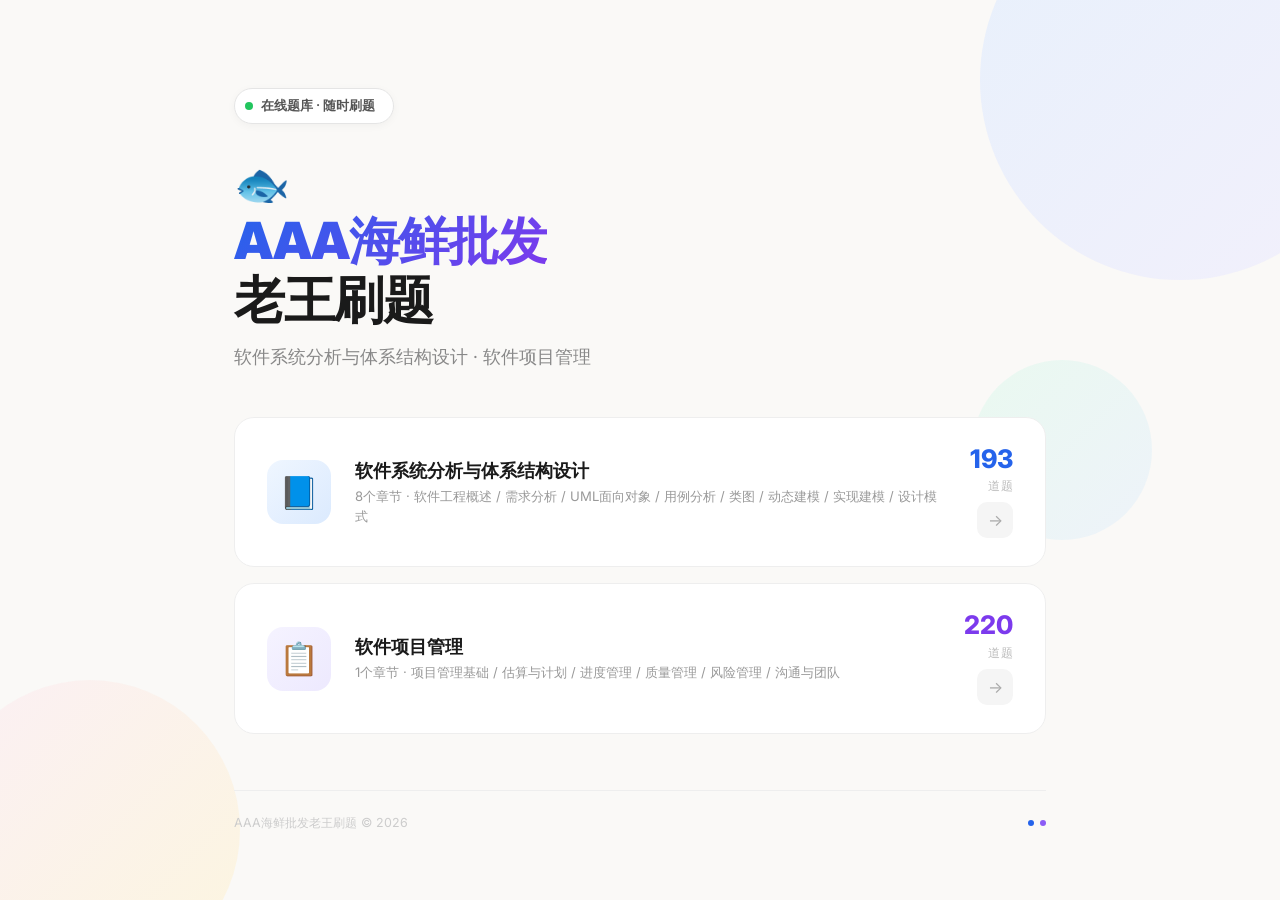
<file: quiz/index.html>
<!DOCTYPE html>
<html lang="zh-CN">
<head>
    <meta charset="UTF-8">
    <meta name="viewport" content="width=device-width, initial-scale=1.0">
    <title>AAA海鲜批发老王刷题</title>
    <link href="https://fonts.googleapis.com/css2?family=Inter:wght@400;500;600;700;800;900&display=swap" rel="stylesheet">
    <style>
        * { margin: 0; padding: 0; box-sizing: border-box; }
        body {
            font-family: 'Inter', -apple-system, BlinkMacSystemFont, sans-serif;
            min-height: 100vh;
            background: #faf9f7;
            position: relative;
            overflow-x: hidden;
        }

        /* Decorative shapes */
        .deco {
            position: fixed;
            border-radius: 50%;
            z-index: 0;
            pointer-events: none;
        }
        .deco-1 { width: 400px; height: 400px; top: -120px; right: -100px; background: linear-gradient(135deg, #dbeafe, #ede9fe); opacity: 0.6; }
        .deco-2 { width: 300px; height: 300px; bottom: -80px; left: -60px; background: linear-gradient(135deg, #fce7f3, #fef3c7); opacity: 0.5; }
        .deco-3 { width: 180px; height: 180px; top: 40%; right: 10%; background: linear-gradient(135deg, #d1fae5, #dbeafe); opacity: 0.4; }

        .container {
            position: relative;
            z-index: 1;
            max-width: 860px;
            margin: 0 auto;
            padding: 80px 24px 60px;
            min-height: 100vh;
            display: flex;
            flex-direction: column;
            justify-content: center;
        }

        /* Header badge */
        .badge {
            display: inline-flex;
            align-items: center;
            gap: 8px;
            background: white;
            border: 1px solid #e5e5e5;
            border-radius: 100px;
            padding: 8px 18px 8px 10px;
            font-size: 0.82rem;
            font-weight: 600;
            color: #555;
            margin-bottom: 28px;
            width: fit-content;
            box-shadow: 0 2px 8px rgba(0,0,0,0.04);
        }
        .badge-dot {
            width: 8px; height: 8px;
            background: #22c55e;
            border-radius: 50%;
            animation: pulse 2s infinite;
        }
        @keyframes pulse {
            0%, 100% { opacity: 1; }
            50% { opacity: 0.4; }
        }

        /* Title */
        .title {
            font-size: 3.2rem;
            font-weight: 900;
            color: #1a1a1a;
            line-height: 1.15;
            margin-bottom: 16px;
            letter-spacing: -1.5px;
        }
        .title .emoji { font-size: 2.8rem; }
        .title .gradient {
            background: linear-gradient(135deg, #2563eb, #7c3aed);
            -webkit-background-clip: text;
            -webkit-text-fill-color: transparent;
            background-clip: text;
        }
        .subtitle {
            font-size: 1.1rem;
            color: #888;
            margin-bottom: 48px;
            font-weight: 400;
        }

        /* Cards */
        .cards { display: flex; flex-direction: column; gap: 16px; }

        .card {
            display: flex;
            align-items: center;
            gap: 24px;
            background: white;
            border: 1px solid #eee;
            border-radius: 20px;
            padding: 28px 32px;
            text-decoration: none;
            color: inherit;
            transition: all 0.3s cubic-bezier(0.4, 0, 0.2, 1);
            cursor: pointer;
            position: relative;
            overflow: hidden;
        }

        .card::after {
            content: '';
            position: absolute;
            top: 0; left: 0;
            width: 4px;
            height: 100%;
            background: var(--c);
            border-radius: 0 4px 4px 0;
            opacity: 0;
            transition: opacity 0.3s;
        }

        .card:hover {
            transform: translateY(-2px);
            box-shadow: 0 12px 40px rgba(0,0,0,0.08);
            border-color: transparent;
        }
        .card:hover::after { opacity: 1; }

        .card-icon {
            width: 64px;
            height: 64px;
            border-radius: 16px;
            display: flex;
            align-items: center;
            justify-content: center;
            font-size: 2rem;
            flex-shrink: 0;
            background: var(--bg);
        }

        .card-body { flex: 1; min-width: 0; }
        .card-title {
            font-size: 1.15rem;
            font-weight: 700;
            color: #1a1a1a;
            margin-bottom: 4px;
        }
        .card-desc {
            font-size: 0.82rem;
            color: #999;
            line-height: 1.5;
        }

        .card-right {
            display: flex;
            flex-direction: column;
            align-items: flex-end;
            gap: 8px;
            flex-shrink: 0;
        }
        .card-count {
            font-size: 1.6rem;
            font-weight: 800;
            color: var(--c);
            line-height: 1;
        }
        .card-count-label {
            font-size: 0.72rem;
            color: #bbb;
            font-weight: 500;
            text-transform: uppercase;
            letter-spacing: 0.5px;
        }
        .card-go {
            width: 36px;
            height: 36px;
            border-radius: 10px;
            background: #f5f5f5;
            display: flex;
            align-items: center;
            justify-content: center;
            font-size: 1rem;
            color: #aaa;
            transition: all 0.3s;
        }
        .card:hover .card-go {
            background: var(--c);
            color: white;
            transform: translateX(2px);
        }

        /* Footer */
        .footer {
            margin-top: 56px;
            display: flex;
            align-items: center;
            justify-content: space-between;
            padding-top: 24px;
            border-top: 1px solid #eee;
        }
        .footer-left {
            font-size: 0.78rem;
            color: #ccc;
        }
        .footer-right {
            display: flex;
            gap: 6px;
        }
        .footer-dot {
            width: 6px; height: 6px;
            border-radius: 50%;
            background: #ddd;
        }
        .footer-dot:nth-child(1) { background: #2563eb; }
        .footer-dot:nth-child(2) { background: #8b5cf6; }

        @media (max-width: 600px) {
            .container { padding: 48px 16px 40px; }
            .title { font-size: 2rem; }
            .card { padding: 20px; gap: 16px; }
            .card-icon { width: 52px; height: 52px; font-size: 1.6rem; }
            .card-count { font-size: 1.3rem; }
        }
    </style>
</head>
<body>
    <div class="deco deco-1"></div>
    <div class="deco deco-2"></div>
    <div class="deco deco-3"></div>

    <div class="container">
        <div class="badge">
            <span class="badge-dot"></span>
            在线题库 · 随时刷题
        </div>

        <h1 class="title">
            <span class="emoji">🐟</span><br>
            <span class="gradient">AAA海鲜批发</span><br>老王刷题
        </h1>
        <p class="subtitle">软件系统分析与体系结构设计 · 软件项目管理</p>

        <div class="cards">
            <a class="card" href="software_analysis.html" style="--c: #2563eb; --bg: linear-gradient(135deg, #eff6ff, #dbeafe);">
                <div class="card-icon">📘</div>
                <div class="card-body">
                    <div class="card-title">软件系统分析与体系结构设计</div>
                    <div class="card-desc">8个章节 · 软件工程概述 / 需求分析 / UML面向对象 / 用例分析 / 类图 / 动态建模 / 实现建模 / 设计模式</div>
                </div>
                <div class="card-right">
                    <div class="card-count">193</div>
                    <div class="card-count-label">道题</div>
                    <div class="card-go">→</div>
                </div>
            </a>

            <a class="card" href="software_project_management.html" style="--c: #7c3aed; --bg: linear-gradient(135deg, #f5f3ff, #ede9fe);">
                <div class="card-icon">📋</div>
                <div class="card-body">
                    <div class="card-title">软件项目管理</div>
                    <div class="card-desc">1个章节 · 项目管理基础 / 估算与计划 / 进度管理 / 质量管理 / 风险管理 / 沟通与团队</div>
                </div>
                <div class="card-right">
                    <div class="card-count">220</div>
                    <div class="card-count-label">道题</div>
                    <div class="card-go">→</div>
                </div>
            </a>
        </div>

        <div class="footer">
            <div class="footer-left">AAA海鲜批发老王刷题 © 2026</div>
            <div class="footer-right">
                <span class="footer-dot"></span>
                <span class="footer-dot"></span>
            </div>
        </div>
    </div>
</body>
</html>
</file>
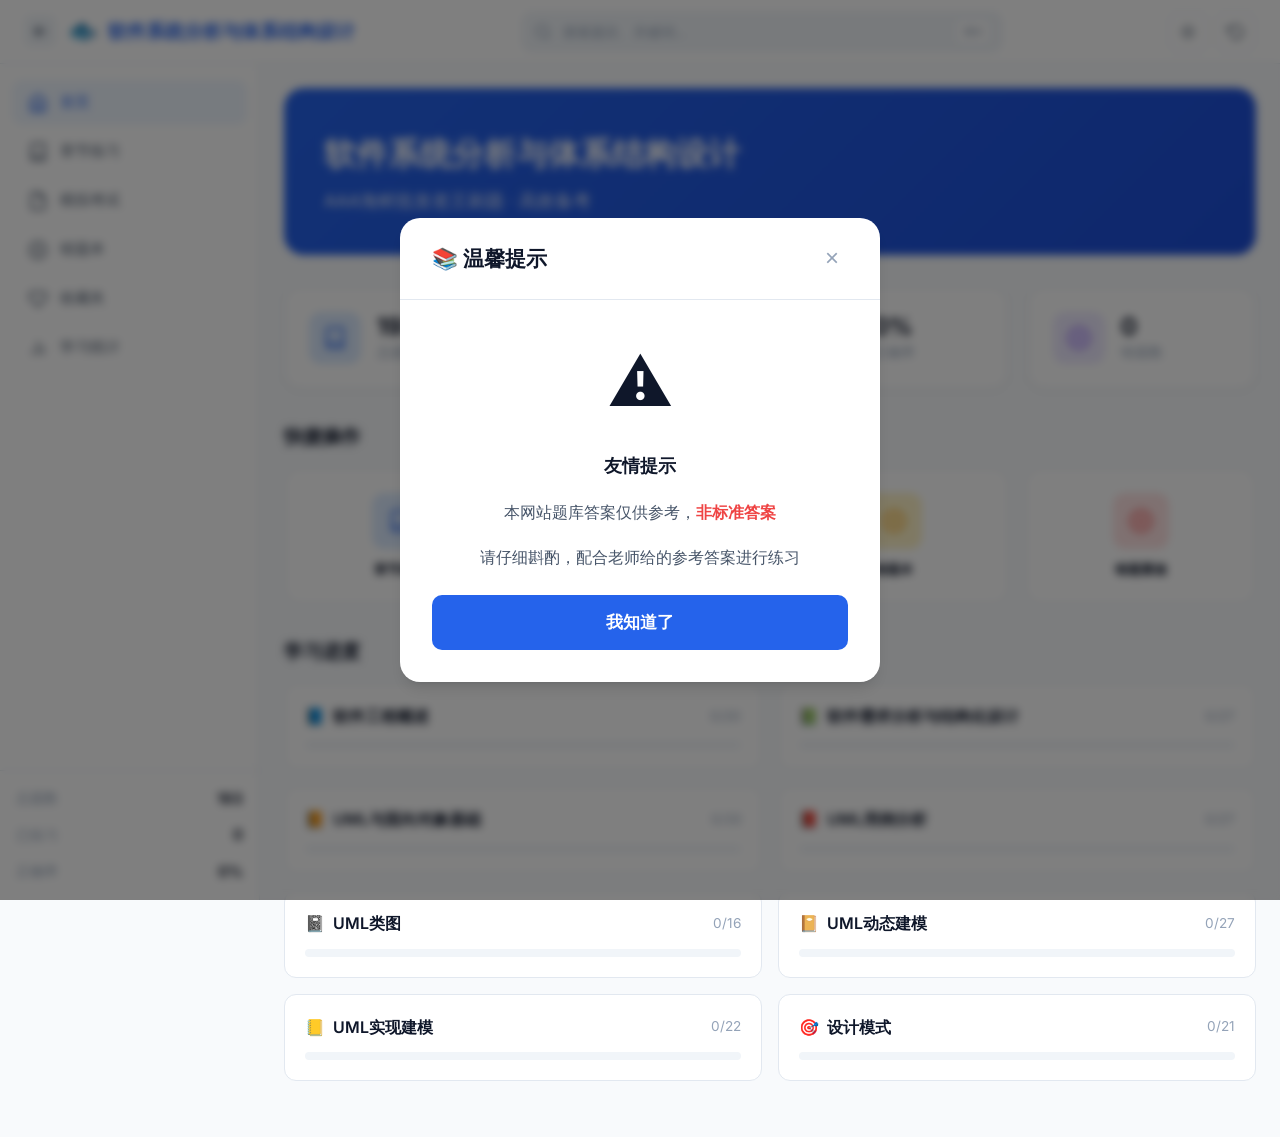
<file: quiz/software_analysis.html>
<!DOCTYPE html>
<html lang="zh-CN" data-theme="light">
<head>
    <meta charset="UTF-8">
    <meta name="viewport" content="width=device-width, initial-scale=1.0">
    <title>软件系统分析与体系结构设计 - AAA海鲜批发老王刷题</title>
    <link rel="stylesheet" href="style.css?v=2">
    <link rel="preconnect" href="https://fonts.googleapis.com">
    <link href="https://fonts.googleapis.com/css2?family=Inter:wght@300;400;500;600;700&display=swap" rel="stylesheet">
</head>
<body>
    <!-- 顶部导航 -->
    <header class="header">
        <div class="header-left">
            <a href="index.html" class="btn-back-home" title="返回主页">←</a>
            <div class="logo">
                <span class="logo-icon">🐟</span>
                <span class="logo-text">软件系统分析与体系结构设计</span>
            </div>
        </div>
        <div class="header-center">
            <div class="search-box">
                <svg class="search-icon" viewBox="0 0 24 24" fill="none" stroke="currentColor" stroke-width="2">
                    <circle cx="11" cy="11" r="8"/><path d="m21 21-4.35-4.35"/>
                </svg>
                <input type="text" id="searchInput" placeholder="搜索题目、关键词...">
                <kbd class="search-kbd">⌘K</kbd>
            </div>
        </div>
        <div class="header-right">
            <button class="btn-icon" id="themeToggle" title="切换主题">
                <svg class="icon-sun" viewBox="0 0 24 24" fill="none" stroke="currentColor" stroke-width="2">
                    <circle cx="12" cy="12" r="5"/><line x1="12" y1="1" x2="12" y2="3"/><line x1="12" y1="21" x2="12" y2="23"/><line x1="4.22" y1="4.22" x2="5.64" y2="5.64"/><line x1="18.36" y1="18.36" x2="19.78" y2="19.78"/><line x1="1" y1="12" x2="3" y2="12"/><line x1="21" y1="12" x2="23" y2="12"/><line x1="4.22" y1="19.78" x2="5.64" y2="18.36"/><line x1="18.36" y1="5.64" x2="19.78" y2="4.22"/>
                </svg>
                <svg class="icon-moon" viewBox="0 0 24 24" fill="none" stroke="currentColor" stroke-width="2">
                    <path d="M21 12.79A9 9 0 1 1 11.21 3 7 7 0 0 0 21 12.79z"/>
                </svg>
            </button>
            <button class="btn-icon" id="resetBtn" title="重置进度">
                <svg viewBox="0 0 24 24" fill="none" stroke="currentColor" stroke-width="2">
                    <polyline points="1 4 1 10 7 10"/><path d="M3.51 15a9 9 0 1 0 2.13-9.36L1 10"/>
                </svg>
            </button>
        </div>
    </header>

    <!-- 移动端底部导航 -->
    <nav class="mobile-nav">
        <button class="mobile-nav-item active" data-page="home">
            <svg viewBox="0 0 24 24" fill="none" stroke="currentColor" stroke-width="2"><path d="m3 9 9-7 9 7v11a2 2 0 0 1-2 2H5a2 2 0 0 1-2-2z"/><polyline points="9 22 9 12 15 12 15 22"/></svg>
            <span>首页</span>
        </button>
        <button class="mobile-nav-item" data-page="chapters">
            <svg viewBox="0 0 24 24" fill="none" stroke="currentColor" stroke-width="2"><path d="M4 19.5A2.5 2.5 0 0 1 6.5 17H20"/><path d="M6.5 2H20v20H6.5A2.5 2.5 0 0 1 4 19.5v-15A2.5 2.5 0 0 1 6.5 2z"/></svg>
            <span>章节</span>
        </button>
        <button class="mobile-nav-item" data-page="exam">
            <svg viewBox="0 0 24 24" fill="none" stroke="currentColor" stroke-width="2"><path d="M14 2H6a2 2 0 0 0-2 2v16a2 2 0 0 0 2 2h12a2 2 0 0 0 2-2V8z"/><polyline points="14 2 14 8 20 8"/></svg>
            <span>考试</span>
        </button>
        <button class="mobile-nav-item" data-page="wrong">
            <svg viewBox="0 0 24 24" fill="none" stroke="currentColor" stroke-width="2"><circle cx="12" cy="12" r="10"/><line x1="15" y1="9" x2="9" y2="15"/><line x1="9" y1="9" x2="15" y2="15"/></svg>
            <span>错题</span>
        </button>
        <button class="mobile-nav-item" data-page="favorites">
            <svg viewBox="0 0 24 24" fill="none" stroke="currentColor" stroke-width="2"><path d="M20.84 4.61a5.5 5.5 0 0 0-7.78 0L12 5.67l-1.06-1.06a5.5 5.5 0 0 0-7.78 7.78l1.06 1.06L12 21.23l7.78-7.78 1.06-1.06a5.5 5.5 0 0 0 0-7.78z"/></svg>
            <span>收藏</span>
        </button>
    </nav>

    <!-- 主内容区 -->
    <main class="main">
        <!-- 侧边栏 - 桌面端 -->
        <aside class="sidebar" id="sidebar">
            <nav class="sidebar-nav">
                <button class="sidebar-item active" data-page="home">
                    <svg viewBox="0 0 24 24" fill="none" stroke="currentColor" stroke-width="2"><path d="m3 9 9-7 9 7v11a2 2 0 0 1-2 2H5a2 2 0 0 1-2-2z"/><polyline points="9 22 9 12 15 12 15 22"/></svg>
                    <span>首页</span>
                </button>
                <button class="sidebar-item" data-page="chapters">
                    <svg viewBox="0 0 24 24" fill="none" stroke="currentColor" stroke-width="2"><path d="M4 19.5A2.5 2.5 0 0 1 6.5 17H20"/><path d="M6.5 2H20v20H6.5A2.5 2.5 0 0 1 4 19.5v-15A2.5 2.5 0 0 1 6.5 2z"/></svg>
                    <span>章节练习</span>
                </button>
                <button class="sidebar-item" data-page="exam">
                    <svg viewBox="0 0 24 24" fill="none" stroke="currentColor" stroke-width="2"><path d="M14 2H6a2 2 0 0 0-2 2v16a2 2 0 0 0 2 2h12a2 2 0 0 0 2-2V8z"/><polyline points="14 2 14 8 20 8"/></svg>
                    <span>模拟考试</span>
                </button>
                <button class="sidebar-item" data-page="wrong">
                    <svg viewBox="0 0 24 24" fill="none" stroke="currentColor" stroke-width="2"><circle cx="12" cy="12" r="10"/><line x1="15" y1="9" x2="9" y2="15"/><line x1="9" y1="9" x2="15" y2="15"/></svg>
                    <span>错题本</span>
                </button>
                <button class="sidebar-item" data-page="favorites">
                    <svg viewBox="0 0 24 24" fill="none" stroke="currentColor" stroke-width="2"><path d="M20.84 4.61a5.5 5.5 0 0 0-7.78 0L12 5.67l-1.06-1.06a5.5 5.5 0 0 0-7.78 7.78l1.06 1.06L12 21.23l7.78-7.78 1.06-1.06a5.5 5.5 0 0 0 0-7.78z"/></svg>
                    <span>收藏夹</span>
                </button>
                <button class="sidebar-item" data-page="stats">
                    <svg viewBox="0 0 24 24" fill="none" stroke="currentColor" stroke-width="2"><line x1="18" y1="20" x2="18" y2="10"/><line x1="12" y1="20" x2="12" y2="4"/><line x1="6" y1="20" x2="6" y2="14"/></svg>
                    <span>学习统计</span>
                </button>
            </nav>
            <div class="sidebar-footer">
                <div class="sidebar-stats">
                    <div class="stat-item"><span class="stat-label">总题数</span><span class="stat-value" id="totalQuestions">0</span></div>
                    <div class="stat-item"><span class="stat-label">已练习</span><span class="stat-value" id="practicedQuestions">0</span></div>
                    <div class="stat-item"><span class="stat-label">正确率</span><span class="stat-value" id="accuracyRate">0%</span></div>
                </div>
            </div>
        </aside>

        <!-- 内容区 -->
        <div class="content">
            <!-- 首页 -->
            <section class="page active" id="page-home">
                <div class="page-header">
                    <div class="welcome-section">
                        <h1>软件系统分析与体系结构设计</h1>
                        <p class="subtitle">AAA海鲜批发老王刷题 · 高效备考</p>
                    </div>
                </div>
                <div class="stats-grid">
                    <div class="stat-card"><div class="stat-card-icon blue"><svg viewBox="0 0 24 24" fill="none" stroke="currentColor" stroke-width="2"><path d="M4 19.5A2.5 2.5 0 0 1 6.5 17H20"/><path d="M6.5 2H20v20H6.5A2.5 2.5 0 0 1 4 19.5v-15A2.5 2.5 0 0 1 6.5 2z"/></svg></div><div class="stat-card-info"><span class="stat-card-value" id="homeTotal">0</span><span class="stat-card-label">总题数</span></div></div>
                    <div class="stat-card"><div class="stat-card-icon green"><svg viewBox="0 0 24 24" fill="none" stroke="currentColor" stroke-width="2"><path d="M22 11.08V12a10 10 0 1 1-5.93-9.14"/><polyline points="22 4 12 14.01 9 11.01"/></svg></div><div class="stat-card-info"><span class="stat-card-value" id="homePracticed">0</span><span class="stat-card-label">已练习</span></div></div>
                    <div class="stat-card"><div class="stat-card-icon orange"><svg viewBox="0 0 24 24" fill="none" stroke="currentColor" stroke-width="2"><path d="M22 12h-4l-3 9L9 3l-3 9H2"/></svg></div><div class="stat-card-info"><span class="stat-card-value" id="homeAccuracy">0%</span><span class="stat-card-label">正确率</span></div></div>
                    <div class="stat-card"><div class="stat-card-icon purple"><svg viewBox="0 0 24 24" fill="none" stroke="currentColor" stroke-width="2"><circle cx="12" cy="12" r="10"/><line x1="15" y1="9" x2="9" y2="15"/><line x1="9" y1="9" x2="15" y2="15"/></svg></div><div class="stat-card-info"><span class="stat-card-value" id="homeWrong">0</span><span class="stat-card-label">错题数</span></div></div>
                </div>
                <div class="quick-actions">
                    <h2>快捷操作</h2>
                    <div class="action-grid">
                        <button class="action-card" onclick="App.showPage('chapters')"><div class="action-icon blue"><svg viewBox="0 0 24 24" fill="none" stroke="currentColor" stroke-width="2"><path d="M4 19.5A2.5 2.5 0 0 1 6.5 17H20"/><path d="M6.5 2H20v20H6.5A2.5 2.5 0 0 1 4 19.5v-15A2.5 2.5 0 0 1 6.5 2z"/></svg></div><span>章节练习</span></button>
                        <button class="action-card" onclick="App.showPage('exam')"><div class="action-icon green"><svg viewBox="0 0 24 24" fill="none" stroke="currentColor" stroke-width="2"><path d="M14 2H6a2 2 0 0 0-2 2v16a2 2 0 0 0 2 2h12a2 2 0 0 0 2-2V8z"/><polyline points="14 2 14 8 20 8"/></svg></div><span>模拟考试</span></button>
                        <button class="action-card" onclick="App.showPage('wrong')"><div class="action-icon orange"><svg viewBox="0 0 24 24" fill="none" stroke="currentColor" stroke-width="2"><circle cx="12" cy="12" r="10"/><line x1="15" y1="9" x2="9" y2="15"/><line x1="9" y1="9" x2="15" y2="15"/></svg></div><span>错题本</span></button>
                        <button class="action-card" onclick="App.showPage('wrong')"><div class="action-icon red"><svg viewBox="0 0 24 24" fill="none" stroke="currentColor" stroke-width="2"><circle cx="12" cy="12" r="10"/><line x1="15" y1="9" x2="9" y2="15"/><line x1="9" y1="9" x2="15" y2="15"/></svg></div><span>错题重做</span></button>
                    </div>
                </div>
                <div class="progress-section"><h2>学习进度</h2><div class="progress-grid" id="chapterProgress"></div></div>
            </section>

            <!-- 章节练习 -->
            <section class="page" id="page-chapters"><div class="page-header"><h1>章节练习</h1><p class="page-desc">选择章节开始练习</p></div><div class="chapters-grid" id="chaptersList"></div></section>

            <!-- 背题模式 -->
            <section class="page" id="page-quiz">
                <div class="exam-quiz-container" id="studyModeContainer"><div class="exam-questions-panel"><div class="exam-questions-header"><button class="btn-back" onclick="App.goBack()"><svg viewBox="0 0 24 24" fill="none" stroke="currentColor" stroke-width="2"><path d="m15 18-6-6 6-6"/></svg>返回</button><h2 id="studyTitle">背题模式</h2></div><div class="exam-questions-list" id="studyQuestionsList"></div></div><div class="exam-answer-card"><div class="answer-card-header"><h3>答题卡</h3><div class="answer-card-stats"><span>共 <strong id="studyTotalCount">0</strong> 题</span></div></div><div class="answer-card-types" id="studyAnswerCardTypes"></div><div class="answer-card-legend"><div class="legend-item"><span class="legend-dot answered"></span>已看</div><div class="legend-item"><span class="legend-dot unanswered"></span>未看</div></div></div></div>
                <div class="single-quiz-container" id="singleQuizContainer" style="display:none;"><div class="single-quiz-header"><button class="btn-back" onclick="App.goBack()"><svg viewBox="0 0 24 24" fill="none" stroke="currentColor" stroke-width="2"><path d="m15 18-6-6 6-6"/></svg>返回</button><h2 id="quizTitle">刷题</h2><div class="quiz-progress-info"><span id="currentNum">1</span> / <span id="totalNum">0</span></div></div><div class="single-quiz-body"><div class="question-meta"><span class="question-type-badge" id="questionType">单选题</span><span class="question-chapter-badge" id="questionChapter"></span></div><div class="question-text" id="questionText"></div><div class="options-list" id="optionsList"></div><div class="answer-section" id="answerSection" style="display:none;"><div class="answer-result" id="answerResult"></div><div class="answer-explanation" id="answerExplanation"></div></div></div><div class="single-quiz-footer"><button class="btn btn-outline" id="btnPrev" onclick="App.prevQuestion()" disabled>上一题</button><button class="btn btn-outline" id="btnFavorite" onclick="App.toggleCurrentFavorite()">☆ 收藏</button><button class="btn btn-outline" onclick="App.showAnswer()">查看答案</button><button class="btn btn-primary" id="btnSubmit" onclick="App.submitAnswer()">提交</button><button class="btn btn-primary" id="btnNext" onclick="App.nextQuestion()" disabled>下一题</button></div></div>
            </section>

            <!-- 章节刷题模式 -->
            <section class="page" id="page-chapter-quiz"><div class="exam-quiz-container"><div class="exam-questions-panel"><div class="exam-questions-header"><button class="btn-back" onclick="App.goBack()"><svg viewBox="0 0 24 24" fill="none" stroke="currentColor" stroke-width="2"><path d="m15 18-6-6 6-6"/></svg>返回</button><h2 id="chapterQuizTitle">章节刷题</h2></div><div class="exam-questions-list" id="chapterQuestionsList"></div><div class="exam-submit-bar"><button class="btn btn-primary btn-large" id="btnSubmitChapterQuiz" onclick="App.submitChapterQuiz()">提交试卷</button></div></div><div class="exam-answer-card"><div class="answer-card-header"><h3>答题卡</h3><div class="answer-card-stats"><span>已答: <strong id="chapterAnsweredCount">0</strong></span><span>未答: <strong id="chapterUnansweredCount">0</strong></span></div></div><div class="answer-card-types" id="chapterAnswerCardTypes"></div><div class="answer-card-legend"><div class="legend-item"><span class="legend-dot answered"></span>已答</div><div class="legend-item"><span class="legend-dot unanswered"></span>未答</div></div></div></div></section>

            <!-- 章节练习结果 -->
            <section class="page" id="page-chapter-result"><div class="exam-result-container"><div class="exam-result-header"><h1>练习结果</h1><button class="btn btn-outline" onclick="App.showPage('chapters')">返回章节列表</button></div><div class="exam-result-summary" id="chapterResultSummary"></div><div class="exam-result-actions"><button class="btn btn-primary" onclick="App.repracticeChapterWrong()">重做错题</button><button class="btn btn-outline" onclick="App.showPage('chapters')">返回章节</button></div><div class="exam-result-detail" id="chapterResultDetail"></div></div></section>

            <!-- 模拟考试配置 -->
            <section class="page" id="page-exam"><div class="page-header"><h1>模拟考试</h1><p class="page-desc">随机抽题，模拟真实考试环境</p></div><div class="exam-config"><div class="config-card"><h3>考试设置</h3><div class="config-item"><label>题目数量</label><div class="config-options"><button class="config-btn active" data-count="30">30题</button><button class="config-btn" data-count="50">50题</button><button class="config-btn" data-count="100">100题</button><button class="config-btn" data-count="0">全部</button></div></div><div class="config-item"><label>题型选择</label><div class="config-checkboxes"><label class="checkbox-label"><input type="checkbox" value="single" checked><span>单选题</span></label><label class="checkbox-label"><input type="checkbox" value="judge" checked><span>判断题</span></label><label class="checkbox-label"><input type="checkbox" value="short" checked><span>简答题</span></label></div></div><button class="btn btn-primary btn-large" onclick="App.startExam()">开始考试</button></div><div class="exam-history"><h3>考试记录</h3><div class="history-list" id="examHistory"><div class="empty-state">暂无考试记录</div></div></div></div></section>

            <!-- 模拟考试答题 -->
            <section class="page" id="page-exam-quiz"><div class="exam-quiz-container"><div class="exam-questions-panel"><div class="exam-questions-header"><h2 id="examQuizTitle">模拟考试</h2><div class="exam-timer" id="examTimer">00:00:00</div></div><div class="exam-questions-list" id="examQuestionsList"></div><div class="exam-submit-bar"><button class="btn btn-primary btn-large" id="btnSubmitExam" onclick="App.submitExam()">提交试卷</button></div></div><div class="exam-answer-card"><div class="answer-card-header"><h3>答题卡</h3><div class="answer-card-stats"><span>已答: <strong id="answeredCount">0</strong></span><span>未答: <strong id="unansweredCount">0</strong></span></div></div><div class="answer-card-types" id="answerCardTypes"></div><div class="answer-card-legend"><div class="legend-item"><span class="legend-dot answered"></span>已答</div><div class="legend-item"><span class="legend-dot unanswered"></span>未答</div></div></div></div></section>

            <!-- 考试结果 -->
            <section class="page" id="page-exam-result"><div class="exam-result-container"><div class="exam-result-header"><h1>考试结果</h1><button class="btn btn-outline" onclick="App.showPage('exam')">返回考试配置</button></div><div class="exam-result-summary" id="examResultSummary"></div><div class="exam-result-actions"><button class="btn btn-primary" onclick="App.repracticeExamWrong()">重做错题</button><button class="btn btn-outline" onclick="App.showPage('exam')">再考一次</button></div><div class="exam-result-detail" id="examResultDetail"></div></div></section>

            <!-- 错题本 -->
            <section class="page" id="page-wrong"><div class="page-header"><h1>错题本</h1><p class="page-desc">重点攻克易错题目</p></div><div class="wrong-filters"><select id="wrongChapterFilter" class="filter-select" onchange="App.renderWrongList()"><option value="all">全部章节</option></select><select id="wrongSortBy" class="filter-select" onchange="App.renderWrongList()"><option value="count">按错误次数</option><option value="recent">按最近错误</option><option value="chapter">按章节</option></select><button class="btn btn-primary" onclick="App.startWrongQuiz()">重做所有错题</button></div><div class="wrong-list" id="wrongList"><div class="empty-state">暂无错题，继续努力！</div></div></section>

            <!-- 错题刷题 -->
            <section class="page" id="page-wrong-quiz"><div class="exam-quiz-container"><div class="exam-questions-panel"><div class="exam-questions-header"><button class="btn-back" onclick="App.goBack()"><svg viewBox="0 0 24 24" fill="none" stroke="currentColor" stroke-width="2"><path d="m15 18-6-6 6-6"/></svg>返回</button><h2 id="wrongQuizTitle">错题重做</h2></div><div class="exam-questions-list" id="wrongQuestionsList"></div><div class="exam-submit-bar"><button class="btn btn-primary btn-large" id="btnSubmitWrongQuiz" onclick="App.submitWrongQuiz()">提交试卷</button></div></div><div class="exam-answer-card"><div class="answer-card-header"><h3>答题卡</h3><div class="answer-card-stats"><span>已答: <strong id="wrongAnsweredCount">0</strong></span><span>未答: <strong id="wrongUnansweredCount">0</strong></span></div></div><div class="answer-card-types" id="wrongAnswerCardTypes"></div><div class="answer-card-legend"><div class="legend-item"><span class="legend-dot answered"></span>已答</div><div class="legend-item"><span class="legend-dot unanswered"></span>未答</div></div></div></div></section>

            <!-- 错题结果 -->
            <section class="page" id="page-wrong-result"><div class="exam-result-container"><div class="exam-result-header"><h1>错题重做结果</h1><button class="btn btn-outline" onclick="App.showPage('wrong')">返回错题本</button></div><div class="exam-result-summary" id="wrongResultSummary"></div><div class="exam-result-actions"><button class="btn btn-primary" onclick="App.startWrongQuiz()">再次重做</button><button class="btn btn-outline" onclick="App.showPage('wrong')">返回错题本</button></div><div class="exam-result-detail" id="wrongResultDetail"></div></div></section>

            <!-- 收藏夹 -->
            <section class="page" id="page-favorites"><div class="page-header"><h1>收藏夹</h1><p class="page-desc">收藏的重点题目</p></div><div class="favorites-actions"><button class="btn btn-primary" onclick="App.repracticeFavorites()">练习收藏题目</button></div><div class="favorites-list" id="favoritesList"><div class="empty-state">暂无收藏题目</div></div></section>

            <!-- 学习统计 -->
            <section class="page" id="page-stats"><div class="page-header"><h1>学习统计</h1><p class="page-desc">查看学习进度和成绩分析</p></div><div class="stats-overview"><div class="overview-card"><h3>总体统计</h3><div class="overview-grid" id="statsOverview"></div></div><div class="overview-card"><h3>各章正确率</h3><div class="chart-container" id="chapterChart"></div></div></div></section>

            <!-- 搜索结果 -->
            <section class="page" id="page-search"><div class="page-header"><h1>搜索结果</h1><p class="page-desc" id="searchDesc">共找到 0 个结果</p></div><div class="search-results" id="searchResults"><div class="empty-state">输入关键词开始搜索</div></div></section>
        </div>
    </main>

    <div class="toast-container" id="toastContainer"></div>

    <!-- 考试结果弹窗 -->
    <div class="modal-overlay" id="examResultModal"><div class="modal"><div class="modal-header"><h2>考试结果</h2><button class="modal-close" onclick="App.closeModal('examResultModal')">&times;</button></div><div class="modal-body" id="examResultBody"></div><div class="modal-footer"><button class="btn btn-outline" onclick="App.closeModal('examResultModal')">关闭</button><button class="btn btn-primary" onclick="App.repracticeExamWrong()">重做错题</button></div></div></div>

    <script src="script.js?v=3"></script>

    <!-- 首次访问提示 -->
    <div class="modal-overlay" id="firstVisitModal"><div class="modal" style="max-width: 480px;"><div class="modal-header"><h2>📚 温馨提示</h2><button class="modal-close" onclick="App.closeFirstVisitModal()">&times;</button></div><div class="modal-body" style="text-align: center; padding: 32px;"><div style="font-size: 4rem; margin-bottom: 16px;">⚠️</div><p style="font-size: 1.1rem; line-height: 1.8; color: var(--text-primary); margin-bottom: 16px;"><strong>友情提示</strong></p><p style="font-size: 1rem; line-height: 1.8; color: var(--text-secondary); margin-bottom: 16px;">本网站题库答案仅供参考，<strong style="color: var(--danger);">非标准答案</strong></p><p style="font-size: 1rem; line-height: 1.8; color: var(--text-secondary); margin-bottom: 24px;">请仔细斟酌，配合老师给的参考答案进行练习</p><button class="btn btn-primary btn-large" onclick="App.closeFirstVisitModal()" style="width: 100%;">我知道了</button></div></div></div>
</body>
</html>
</file>
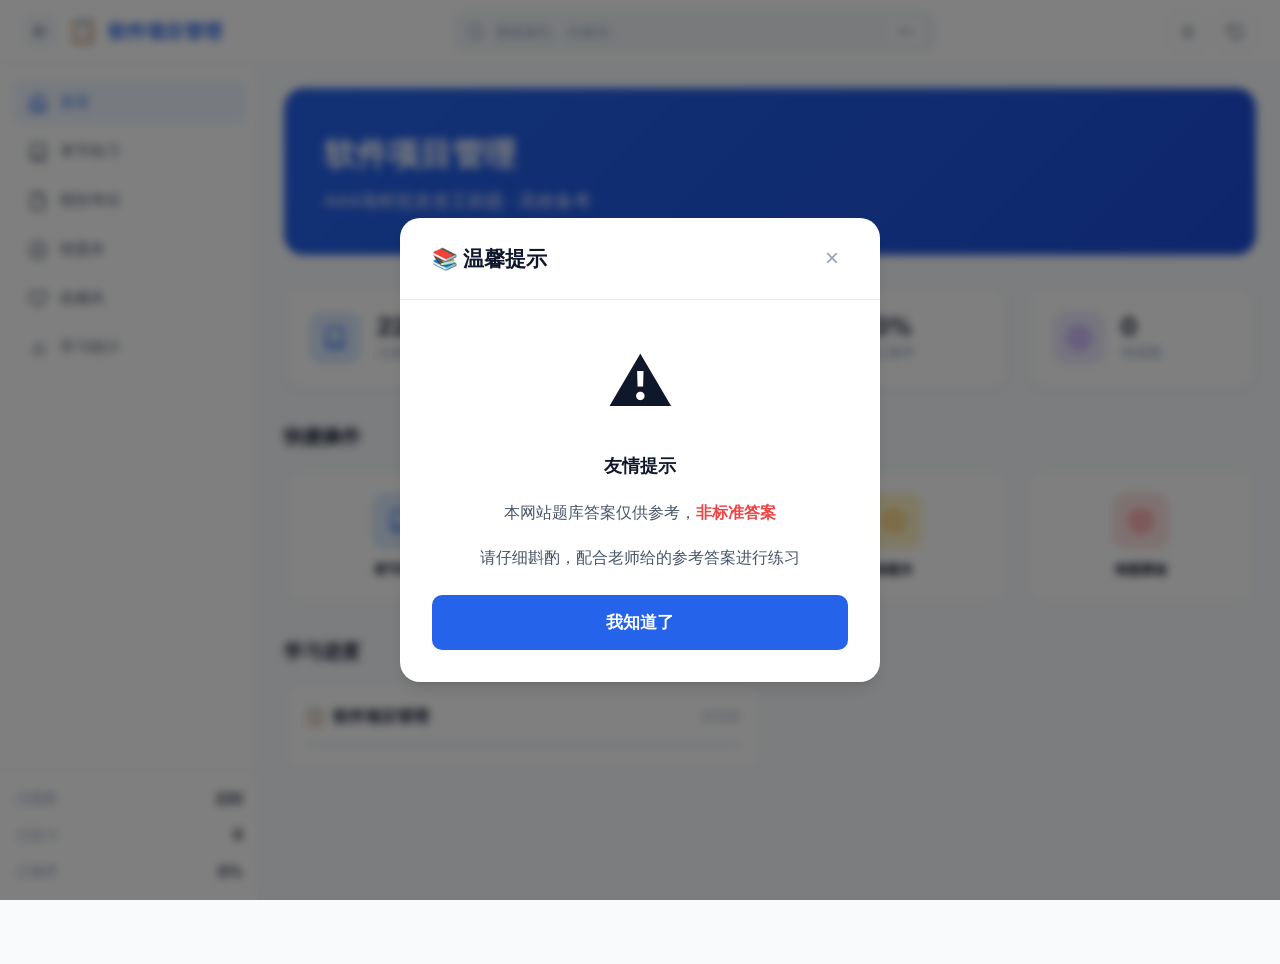
<file: quiz/software_project_management.html>
<!DOCTYPE html>
<html lang="zh-CN" data-theme="light">
<head>
    <meta charset="UTF-8">
    <meta name="viewport" content="width=device-width, initial-scale=1.0">
    <title>软件项目管理 - AAA海鲜批发老王刷题</title>
    <link rel="stylesheet" href="style.css?v=2">
    <link rel="preconnect" href="https://fonts.googleapis.com">
    <link href="https://fonts.googleapis.com/css2?family=Inter:wght@300;400;500;600;700&display=swap" rel="stylesheet">
</head>
<body>
    <!-- 顶部导航 -->
    <header class="header">
        <div class="header-left">
            <a href="index.html" class="btn-back-home" title="返回主页">←</a>
            <div class="logo">
                <span class="logo-icon">📋</span>
                <span class="logo-text">软件项目管理</span>
            </div>
        </div>
        <div class="header-center">
            <div class="search-box">
                <svg class="search-icon" viewBox="0 0 24 24" fill="none" stroke="currentColor" stroke-width="2">
                    <circle cx="11" cy="11" r="8"/><path d="m21 21-4.35-4.35"/>
                </svg>
                <input type="text" id="searchInput" placeholder="搜索题目、关键词...">
                <kbd class="search-kbd">⌘K</kbd>
            </div>
        </div>
        <div class="header-right">
            <button class="btn-icon" id="themeToggle" title="切换主题">
                <svg class="icon-sun" viewBox="0 0 24 24" fill="none" stroke="currentColor" stroke-width="2">
                    <circle cx="12" cy="12" r="5"/><line x1="12" y1="1" x2="12" y2="3"/><line x1="12" y1="21" x2="12" y2="23"/><line x1="4.22" y1="4.22" x2="5.64" y2="5.64"/><line x1="18.36" y1="18.36" x2="19.78" y2="19.78"/><line x1="1" y1="12" x2="3" y2="12"/><line x1="21" y1="12" x2="23" y2="12"/><line x1="4.22" y1="19.78" x2="5.64" y2="18.36"/><line x1="18.36" y1="5.64" x2="19.78" y2="4.22"/>
                </svg>
                <svg class="icon-moon" viewBox="0 0 24 24" fill="none" stroke="currentColor" stroke-width="2">
                    <path d="M21 12.79A9 9 0 1 1 11.21 3 7 7 0 0 0 21 12.79z"/>
                </svg>
            </button>
            <button class="btn-icon" id="resetBtn" title="重置进度">
                <svg viewBox="0 0 24 24" fill="none" stroke="currentColor" stroke-width="2">
                    <polyline points="1 4 1 10 7 10"/><path d="M3.51 15a9 9 0 1 0 2.13-9.36L1 10"/>
                </svg>
            </button>
        </div>
    </header>

    <!-- 移动端底部导航 -->
    <nav class="mobile-nav">
        <button class="mobile-nav-item active" data-page="home">
            <svg viewBox="0 0 24 24" fill="none" stroke="currentColor" stroke-width="2"><path d="m3 9 9-7 9 7v11a2 2 0 0 1-2 2H5a2 2 0 0 1-2-2z"/><polyline points="9 22 9 12 15 12 15 22"/></svg>
            <span>首页</span>
        </button>
        <button class="mobile-nav-item" data-page="chapters">
            <svg viewBox="0 0 24 24" fill="none" stroke="currentColor" stroke-width="2"><path d="M4 19.5A2.5 2.5 0 0 1 6.5 17H20"/><path d="M6.5 2H20v20H6.5A2.5 2.5 0 0 1 4 19.5v-15A2.5 2.5 0 0 1 6.5 2z"/></svg>
            <span>章节</span>
        </button>
        <button class="mobile-nav-item" data-page="exam">
            <svg viewBox="0 0 24 24" fill="none" stroke="currentColor" stroke-width="2"><path d="M14 2H6a2 2 0 0 0-2 2v16a2 2 0 0 0 2 2h12a2 2 0 0 0 2-2V8z"/><polyline points="14 2 14 8 20 8"/></svg>
            <span>考试</span>
        </button>
        <button class="mobile-nav-item" data-page="wrong">
            <svg viewBox="0 0 24 24" fill="none" stroke="currentColor" stroke-width="2"><circle cx="12" cy="12" r="10"/><line x1="15" y1="9" x2="9" y2="15"/><line x1="9" y1="9" x2="15" y2="15"/></svg>
            <span>错题</span>
        </button>
        <button class="mobile-nav-item" data-page="favorites">
            <svg viewBox="0 0 24 24" fill="none" stroke="currentColor" stroke-width="2"><path d="M20.84 4.61a5.5 5.5 0 0 0-7.78 0L12 5.67l-1.06-1.06a5.5 5.5 0 0 0-7.78 7.78l1.06 1.06L12 21.23l7.78-7.78 1.06-1.06a5.5 5.5 0 0 0 0-7.78z"/></svg>
            <span>收藏</span>
        </button>
    </nav>

    <!-- 主内容区 -->
    <main class="main">
        <!-- 侧边栏 - 桌面端 -->
        <aside class="sidebar" id="sidebar">
            <nav class="sidebar-nav">
                <button class="sidebar-item active" data-page="home">
                    <svg viewBox="0 0 24 24" fill="none" stroke="currentColor" stroke-width="2"><path d="m3 9 9-7 9 7v11a2 2 0 0 1-2 2H5a2 2 0 0 1-2-2z"/><polyline points="9 22 9 12 15 12 15 22"/></svg>
                    <span>首页</span>
                </button>
                <button class="sidebar-item" data-page="chapters">
                    <svg viewBox="0 0 24 24" fill="none" stroke="currentColor" stroke-width="2"><path d="M4 19.5A2.5 2.5 0 0 1 6.5 17H20"/><path d="M6.5 2H20v20H6.5A2.5 2.5 0 0 1 4 19.5v-15A2.5 2.5 0 0 1 6.5 2z"/></svg>
                    <span>章节练习</span>
                </button>
                <button class="sidebar-item" data-page="exam">
                    <svg viewBox="0 0 24 24" fill="none" stroke="currentColor" stroke-width="2"><path d="M14 2H6a2 2 0 0 0-2 2v16a2 2 0 0 0 2 2h12a2 2 0 0 0 2-2V8z"/><polyline points="14 2 14 8 20 8"/></svg>
                    <span>模拟考试</span>
                </button>
                <button class="sidebar-item" data-page="wrong">
                    <svg viewBox="0 0 24 24" fill="none" stroke="currentColor" stroke-width="2"><circle cx="12" cy="12" r="10"/><line x1="15" y1="9" x2="9" y2="15"/><line x1="9" y1="9" x2="15" y2="15"/></svg>
                    <span>错题本</span>
                </button>
                <button class="sidebar-item" data-page="favorites">
                    <svg viewBox="0 0 24 24" fill="none" stroke="currentColor" stroke-width="2"><path d="M20.84 4.61a5.5 5.5 0 0 0-7.78 0L12 5.67l-1.06-1.06a5.5 5.5 0 0 0-7.78 7.78l1.06 1.06L12 21.23l7.78-7.78 1.06-1.06a5.5 5.5 0 0 0 0-7.78z"/></svg>
                    <span>收藏夹</span>
                </button>
                <button class="sidebar-item" data-page="stats">
                    <svg viewBox="0 0 24 24" fill="none" stroke="currentColor" stroke-width="2"><line x1="18" y1="20" x2="18" y2="10"/><line x1="12" y1="20" x2="12" y2="4"/><line x1="6" y1="20" x2="6" y2="14"/></svg>
                    <span>学习统计</span>
                </button>
            </nav>
            <div class="sidebar-footer">
                <div class="sidebar-stats">
                    <div class="stat-item"><span class="stat-label">总题数</span><span class="stat-value" id="totalQuestions">0</span></div>
                    <div class="stat-item"><span class="stat-label">已练习</span><span class="stat-value" id="practicedQuestions">0</span></div>
                    <div class="stat-item"><span class="stat-label">正确率</span><span class="stat-value" id="accuracyRate">0%</span></div>
                </div>
            </div>
        </aside>

        <!-- 内容区 -->
        <div class="content">
            <!-- 首页 -->
            <section class="page active" id="page-home">
                <div class="page-header">
                    <div class="welcome-section">
                        <h1>软件项目管理</h1>
                        <p class="subtitle">AAA海鲜批发老王刷题 · 高效备考</p>
                    </div>
                </div>
                <div class="stats-grid">
                    <div class="stat-card"><div class="stat-card-icon blue"><svg viewBox="0 0 24 24" fill="none" stroke="currentColor" stroke-width="2"><path d="M4 19.5A2.5 2.5 0 0 1 6.5 17H20"/><path d="M6.5 2H20v20H6.5A2.5 2.5 0 0 1 4 19.5v-15A2.5 2.5 0 0 1 6.5 2z"/></svg></div><div class="stat-card-info"><span class="stat-card-value" id="homeTotal">0</span><span class="stat-card-label">总题数</span></div></div>
                    <div class="stat-card"><div class="stat-card-icon green"><svg viewBox="0 0 24 24" fill="none" stroke="currentColor" stroke-width="2"><path d="M22 11.08V12a10 10 0 1 1-5.93-9.14"/><polyline points="22 4 12 14.01 9 11.01"/></svg></div><div class="stat-card-info"><span class="stat-card-value" id="homePracticed">0</span><span class="stat-card-label">已练习</span></div></div>
                    <div class="stat-card"><div class="stat-card-icon orange"><svg viewBox="0 0 24 24" fill="none" stroke="currentColor" stroke-width="2"><path d="M22 12h-4l-3 9L9 3l-3 9H2"/></svg></div><div class="stat-card-info"><span class="stat-card-value" id="homeAccuracy">0%</span><span class="stat-card-label">正确率</span></div></div>
                    <div class="stat-card"><div class="stat-card-icon purple"><svg viewBox="0 0 24 24" fill="none" stroke="currentColor" stroke-width="2"><circle cx="12" cy="12" r="10"/><line x1="15" y1="9" x2="9" y2="15"/><line x1="9" y1="9" x2="15" y2="15"/></svg></div><div class="stat-card-info"><span class="stat-card-value" id="homeWrong">0</span><span class="stat-card-label">错题数</span></div></div>
                </div>
                <div class="quick-actions">
                    <h2>快捷操作</h2>
                    <div class="action-grid">
                        <button class="action-card" onclick="App.showPage('chapters')"><div class="action-icon blue"><svg viewBox="0 0 24 24" fill="none" stroke="currentColor" stroke-width="2"><path d="M4 19.5A2.5 2.5 0 0 1 6.5 17H20"/><path d="M6.5 2H20v20H6.5A2.5 2.5 0 0 1 4 19.5v-15A2.5 2.5 0 0 1 6.5 2z"/></svg></div><span>章节练习</span></button>
                        <button class="action-card" onclick="App.showPage('exam')"><div class="action-icon green"><svg viewBox="0 0 24 24" fill="none" stroke="currentColor" stroke-width="2"><path d="M14 2H6a2 2 0 0 0-2 2v16a2 2 0 0 0 2 2h12a2 2 0 0 0 2-2V8z"/><polyline points="14 2 14 8 20 8"/></svg></div><span>模拟考试</span></button>
                        <button class="action-card" onclick="App.showPage('wrong')"><div class="action-icon orange"><svg viewBox="0 0 24 24" fill="none" stroke="currentColor" stroke-width="2"><circle cx="12" cy="12" r="10"/><line x1="15" y1="9" x2="9" y2="15"/><line x1="9" y1="9" x2="15" y2="15"/></svg></div><span>错题本</span></button>
                        <button class="action-card" onclick="App.showPage('wrong')"><div class="action-icon red"><svg viewBox="0 0 24 24" fill="none" stroke="currentColor" stroke-width="2"><circle cx="12" cy="12" r="10"/><line x1="15" y1="9" x2="9" y2="15"/><line x1="9" y1="9" x2="15" y2="15"/></svg></div><span>错题重做</span></button>
                    </div>
                </div>
                <div class="progress-section"><h2>学习进度</h2><div class="progress-grid" id="chapterProgress"></div></div>
            </section>

            <!-- 章节练习 -->
            <section class="page" id="page-chapters"><div class="page-header"><h1>章节练习</h1><p class="page-desc">选择章节开始练习</p></div><div class="chapters-grid" id="chaptersList"></div></section>

            <!-- 背题模式 -->
            <section class="page" id="page-quiz">
                <div class="exam-quiz-container" id="studyModeContainer"><div class="exam-questions-panel"><div class="exam-questions-header"><button class="btn-back" onclick="App.goBack()"><svg viewBox="0 0 24 24" fill="none" stroke="currentColor" stroke-width="2"><path d="m15 18-6-6 6-6"/></svg>返回</button><h2 id="studyTitle">背题模式</h2></div><div class="exam-questions-list" id="studyQuestionsList"></div></div><div class="exam-answer-card"><div class="answer-card-header"><h3>答题卡</h3><div class="answer-card-stats"><span>共 <strong id="studyTotalCount">0</strong> 题</span></div></div><div class="answer-card-types" id="studyAnswerCardTypes"></div><div class="answer-card-legend"><div class="legend-item"><span class="legend-dot answered"></span>已看</div><div class="legend-item"><span class="legend-dot unanswered"></span>未看</div></div></div></div>
                <div class="single-quiz-container" id="singleQuizContainer" style="display:none;"><div class="single-quiz-header"><button class="btn-back" onclick="App.goBack()"><svg viewBox="0 0 24 24" fill="none" stroke="currentColor" stroke-width="2"><path d="m15 18-6-6 6-6"/></svg>返回</button><h2 id="quizTitle">刷题</h2><div class="quiz-progress-info"><span id="currentNum">1</span> / <span id="totalNum">0</span></div></div><div class="single-quiz-body"><div class="question-meta"><span class="question-type-badge" id="questionType">单选题</span><span class="question-chapter-badge" id="questionChapter"></span></div><div class="question-text" id="questionText"></div><div class="options-list" id="optionsList"></div><div class="answer-section" id="answerSection" style="display:none;"><div class="answer-result" id="answerResult"></div><div class="answer-explanation" id="answerExplanation"></div></div></div><div class="single-quiz-footer"><button class="btn btn-outline" id="btnPrev" onclick="App.prevQuestion()" disabled>上一题</button><button class="btn btn-outline" id="btnFavorite" onclick="App.toggleCurrentFavorite()">☆ 收藏</button><button class="btn btn-outline" onclick="App.showAnswer()">查看答案</button><button class="btn btn-primary" id="btnSubmit" onclick="App.submitAnswer()">提交</button><button class="btn btn-primary" id="btnNext" onclick="App.nextQuestion()" disabled>下一题</button></div></div>
            </section>

            <!-- 章节刷题模式 -->
            <section class="page" id="page-chapter-quiz"><div class="exam-quiz-container"><div class="exam-questions-panel"><div class="exam-questions-header"><button class="btn-back" onclick="App.goBack()"><svg viewBox="0 0 24 24" fill="none" stroke="currentColor" stroke-width="2"><path d="m15 18-6-6 6-6"/></svg>返回</button><h2 id="chapterQuizTitle">章节刷题</h2></div><div class="exam-questions-list" id="chapterQuestionsList"></div><div class="exam-submit-bar"><button class="btn btn-primary btn-large" id="btnSubmitChapterQuiz" onclick="App.submitChapterQuiz()">提交试卷</button></div></div><div class="exam-answer-card"><div class="answer-card-header"><h3>答题卡</h3><div class="answer-card-stats"><span>已答: <strong id="chapterAnsweredCount">0</strong></span><span>未答: <strong id="chapterUnansweredCount">0</strong></span></div></div><div class="answer-card-types" id="chapterAnswerCardTypes"></div><div class="answer-card-legend"><div class="legend-item"><span class="legend-dot answered"></span>已答</div><div class="legend-item"><span class="legend-dot unanswered"></span>未答</div></div></div></div></section>

            <!-- 章节练习结果 -->
            <section class="page" id="page-chapter-result"><div class="exam-result-container"><div class="exam-result-header"><h1>练习结果</h1><button class="btn btn-outline" onclick="App.showPage('chapters')">返回章节列表</button></div><div class="exam-result-summary" id="chapterResultSummary"></div><div class="exam-result-actions"><button class="btn btn-primary" onclick="App.repracticeChapterWrong()">重做错题</button><button class="btn btn-outline" onclick="App.showPage('chapters')">返回章节</button></div><div class="exam-result-detail" id="chapterResultDetail"></div></div></section>

            <!-- 模拟考试配置 -->
            <section class="page" id="page-exam"><div class="page-header"><h1>模拟考试</h1><p class="page-desc">随机抽题，模拟真实考试环境</p></div><div class="exam-config"><div class="config-card"><h3>考试设置</h3><div class="config-item"><label>题目数量</label><div class="config-options"><button class="config-btn active" data-count="30">30题</button><button class="config-btn" data-count="50">50题</button><button class="config-btn" data-count="100">100题</button><button class="config-btn" data-count="0">全部</button></div></div><div class="config-item"><label>题型选择</label><div class="config-checkboxes"><label class="checkbox-label"><input type="checkbox" value="single" checked><span>单选题</span></label><label class="checkbox-label"><input type="checkbox" value="judge" checked><span>判断题</span></label><label class="checkbox-label"><input type="checkbox" value="short" checked><span>简答题</span></label></div></div><button class="btn btn-primary btn-large" onclick="App.startExam()">开始考试</button></div><div class="exam-history"><h3>考试记录</h3><div class="history-list" id="examHistory"><div class="empty-state">暂无考试记录</div></div></div></div></section>

            <!-- 模拟考试答题 -->
            <section class="page" id="page-exam-quiz"><div class="exam-quiz-container"><div class="exam-questions-panel"><div class="exam-questions-header"><h2 id="examQuizTitle">模拟考试</h2><div class="exam-timer" id="examTimer">00:00:00</div></div><div class="exam-questions-list" id="examQuestionsList"></div><div class="exam-submit-bar"><button class="btn btn-primary btn-large" id="btnSubmitExam" onclick="App.submitExam()">提交试卷</button></div></div><div class="exam-answer-card"><div class="answer-card-header"><h3>答题卡</h3><div class="answer-card-stats"><span>已答: <strong id="answeredCount">0</strong></span><span>未答: <strong id="unansweredCount">0</strong></span></div></div><div class="answer-card-types" id="answerCardTypes"></div><div class="answer-card-legend"><div class="legend-item"><span class="legend-dot answered"></span>已答</div><div class="legend-item"><span class="legend-dot unanswered"></span>未答</div></div></div></div></section>

            <!-- 考试结果 -->
            <section class="page" id="page-exam-result"><div class="exam-result-container"><div class="exam-result-header"><h1>考试结果</h1><button class="btn btn-outline" onclick="App.showPage('exam')">返回考试配置</button></div><div class="exam-result-summary" id="examResultSummary"></div><div class="exam-result-actions"><button class="btn btn-primary" onclick="App.repracticeExamWrong()">重做错题</button><button class="btn btn-outline" onclick="App.showPage('exam')">再考一次</button></div><div class="exam-result-detail" id="examResultDetail"></div></div></section>

            <!-- 错题本 -->
            <section class="page" id="page-wrong"><div class="page-header"><h1>错题本</h1><p class="page-desc">重点攻克易错题目</p></div><div class="wrong-filters"><select id="wrongChapterFilter" class="filter-select" onchange="App.renderWrongList()"><option value="all">全部章节</option></select><select id="wrongSortBy" class="filter-select" onchange="App.renderWrongList()"><option value="count">按错误次数</option><option value="recent">按最近错误</option><option value="chapter">按章节</option></select><button class="btn btn-primary" onclick="App.startWrongQuiz()">重做所有错题</button></div><div class="wrong-list" id="wrongList"><div class="empty-state">暂无错题，继续努力！</div></div></section>

            <!-- 错题刷题 -->
            <section class="page" id="page-wrong-quiz"><div class="exam-quiz-container"><div class="exam-questions-panel"><div class="exam-questions-header"><button class="btn-back" onclick="App.goBack()"><svg viewBox="0 0 24 24" fill="none" stroke="currentColor" stroke-width="2"><path d="m15 18-6-6 6-6"/></svg>返回</button><h2 id="wrongQuizTitle">错题重做</h2></div><div class="exam-questions-list" id="wrongQuestionsList"></div><div class="exam-submit-bar"><button class="btn btn-primary btn-large" id="btnSubmitWrongQuiz" onclick="App.submitWrongQuiz()">提交试卷</button></div></div><div class="exam-answer-card"><div class="answer-card-header"><h3>答题卡</h3><div class="answer-card-stats"><span>已答: <strong id="wrongAnsweredCount">0</strong></span><span>未答: <strong id="wrongUnansweredCount">0</strong></span></div></div><div class="answer-card-types" id="wrongAnswerCardTypes"></div><div class="answer-card-legend"><div class="legend-item"><span class="legend-dot answered"></span>已答</div><div class="legend-item"><span class="legend-dot unanswered"></span>未答</div></div></div></div></section>

            <!-- 错题结果 -->
            <section class="page" id="page-wrong-result"><div class="exam-result-container"><div class="exam-result-header"><h1>错题重做结果</h1><button class="btn btn-outline" onclick="App.showPage('wrong')">返回错题本</button></div><div class="exam-result-summary" id="wrongResultSummary"></div><div class="exam-result-actions"><button class="btn btn-primary" onclick="App.startWrongQuiz()">再次重做</button><button class="btn btn-outline" onclick="App.showPage('wrong')">返回错题本</button></div><div class="exam-result-detail" id="wrongResultDetail"></div></div></section>

            <!-- 收藏夹 -->
            <section class="page" id="page-favorites"><div class="page-header"><h1>收藏夹</h1><p class="page-desc">收藏的重点题目</p></div><div class="favorites-actions"><button class="btn btn-primary" onclick="App.repracticeFavorites()">练习收藏题目</button></div><div class="favorites-list" id="favoritesList"><div class="empty-state">暂无收藏题目</div></div></section>

            <!-- 学习统计 -->
            <section class="page" id="page-stats"><div class="page-header"><h1>学习统计</h1><p class="page-desc">查看学习进度和成绩分析</p></div><div class="stats-overview"><div class="overview-card"><h3>总体统计</h3><div class="overview-grid" id="statsOverview"></div></div><div class="overview-card"><h3>各章正确率</h3><div class="chart-container" id="chapterChart"></div></div></div></section>

            <!-- 搜索结果 -->
            <section class="page" id="page-search"><div class="page-header"><h1>搜索结果</h1><p class="page-desc" id="searchDesc">共找到 0 个结果</p></div><div class="search-results" id="searchResults"><div class="empty-state">输入关键词开始搜索</div></div></section>
        </div>
    </main>

    <div class="toast-container" id="toastContainer"></div>

    <!-- 考试结果弹窗 -->
    <div class="modal-overlay" id="examResultModal"><div class="modal"><div class="modal-header"><h2>考试结果</h2><button class="modal-close" onclick="App.closeModal('examResultModal')">&times;</button></div><div class="modal-body" id="examResultBody"></div><div class="modal-footer"><button class="btn btn-outline" onclick="App.closeModal('examResultModal')">关闭</button><button class="btn btn-primary" onclick="App.repracticeExamWrong()">重做错题</button></div></div></div>

    <script src="script.js?v=3"></script>

    <!-- 首次访问提示 -->
    <div class="modal-overlay" id="firstVisitModal"><div class="modal" style="max-width: 480px;"><div class="modal-header"><h2>📚 温馨提示</h2><button class="modal-close" onclick="App.closeFirstVisitModal()">&times;</button></div><div class="modal-body" style="text-align: center; padding: 32px;"><div style="font-size: 4rem; margin-bottom: 16px;">⚠️</div><p style="font-size: 1.1rem; line-height: 1.8; color: var(--text-primary); margin-bottom: 16px;"><strong>友情提示</strong></p><p style="font-size: 1rem; line-height: 1.8; color: var(--text-secondary); margin-bottom: 16px;">本网站题库答案仅供参考，<strong style="color: var(--danger);">非标准答案</strong></p><p style="font-size: 1rem; line-height: 1.8; color: var(--text-secondary); margin-bottom: 24px;">请仔细斟酌，配合老师给的参考答案进行练习</p><button class="btn btn-primary btn-large" onclick="App.closeFirstVisitModal()" style="width: 100%;">我知道了</button></div></div></div>
</body>
</html>
</file>
<file: quiz/style.css>
/* ============================================
   软件项目管理 - 智能刷题系统
   现代教育平台风格 · 蓝白配色
   ============================================ */

/* CSS Variables */
:root {
    /* 主色调 */
    --primary: #2563eb;
    --primary-light: #3b82f6;
    --primary-dark: #1d4ed8;
    --primary-50: #eff6ff;
    --primary-100: #dbeafe;
    --primary-200: #bfdbfe;

    /* 中性色 */
    --gray-50: #f8fafc;
    --gray-100: #f1f5f9;
    --gray-200: #e2e8f0;
    --gray-300: #cbd5e1;
    --gray-400: #94a3b8;
    --gray-500: #64748b;
    --gray-600: #475569;
    --gray-700: #334155;
    --gray-800: #1e293b;
    --gray-900: #0f172a;

    /* 功能色 */
    --success: #10b981;
    --success-light: #d1fae5;
    --warning: #f59e0b;
    --warning-light: #fef3c7;
    --danger: #ef4444;
    --danger-light: #fee2e2;
    --purple: #8b5cf6;
    --purple-light: #ede9fe;

    /* 背景 */
    --bg-primary: #ffffff;
    --bg-secondary: #f8fafc;
    --bg-tertiary: #f1f5f9;

    /* 文字 */
    --text-primary: #0f172a;
    --text-secondary: #475569;
    --text-tertiary: #94a3b8;

    /* 边框 */
    --border-color: #e2e8f0;
    --border-radius: 12px;
    --border-radius-lg: 16px;
    --border-radius-xl: 20px;

    /* 阴影 */
    --shadow-sm: 0 1px 2px 0 rgb(0 0 0 / 0.05);
    --shadow: 0 1px 3px 0 rgb(0 0 0 / 0.1), 0 1px 2px -1px rgb(0 0 0 / 0.1);
    --shadow-md: 0 4px 6px -1px rgb(0 0 0 / 0.1), 0 2px 4px -2px rgb(0 0 0 / 0.1);
    --shadow-lg: 0 10px 15px -3px rgb(0 0 0 / 0.1), 0 4px 6px -4px rgb(0 0 0 / 0.1);

    /* 间距 */
    --sidebar-width: 260px;
    --header-height: 64px;

    /* 过渡 */
    --transition: all 0.2s ease;
}

/* Dark Theme - Notion/Linear/Vercel 风格高级蓝灰色 */
[data-theme="dark"] {
    /* 背景色系 - 蓝灰色层次 */
    --bg-primary: #273449;
    --bg-secondary: #1f2937;
    --bg-tertiary: #2d3d55;

    /* 文字色系 - 柔和舒适 */
    --text-primary: #f8fafc;
    --text-secondary: #cbd5e1;
    --text-tertiary: #94a3b8;

    /* 边框 - 微妙透明 */
    --border-color: rgba(255, 255, 255, 0.08);
    --border-color-hover: rgba(255, 255, 255, 0.15);

    /* 灰色系调整 */
    --gray-50: #273449;
    --gray-100: #2d3d55;
    --gray-200: #3d4f66;
    --gray-300: #4a5f7a;
    --gray-400: #6b7f99;
    --gray-500: #8899b0;
    --gray-600: #a0b0c4;
    --gray-700: #c0cfdf;
    --gray-800: #e0e8f0;
    --gray-900: #f0f4f8;

    /* 主色调变体 - 深色模式下更柔和 */
    --primary-50: rgba(37, 99, 235, 0.12);
    --primary-100: rgba(37, 99, 235, 0.2);
    --primary-200: rgba(37, 99, 235, 0.3);

    /* 功能色 - 深色模式适配 */
    --success-light: rgba(16, 185, 129, 0.15);
    --warning-light: rgba(245, 158, 11, 0.15);
    --danger-light: rgba(239, 68, 68, 0.15);
    --purple-light: rgba(139, 92, 246, 0.15);

    /* 阴影 - 深色模式更明显 */
    --shadow-sm: 0 1px 3px 0 rgba(0, 0, 0, 0.3);
    --shadow: 0 2px 6px 0 rgba(0, 0, 0, 0.35), 0 1px 2px -1px rgba(0, 0, 0, 0.3);
    --shadow-md: 0 4px 12px -1px rgba(0, 0, 0, 0.4), 0 2px 4px -2px rgba(0, 0, 0, 0.3);
    --shadow-lg: 0 10px 20px -3px rgba(0, 0, 0, 0.45), 0 4px 8px -4px rgba(0, 0, 0, 0.35);
}

/* Reset & Base */
* {
    margin: 0;
    padding: 0;
    box-sizing: border-box;
}

html {
    font-size: 16px;
    scroll-behavior: smooth;
}

body {
    font-family: 'Inter', -apple-system, BlinkMacSystemFont, 'Segoe UI', Roboto, sans-serif;
    background: var(--bg-secondary);
    color: var(--text-primary);
    line-height: 1.6;
    min-height: 100vh;
    overflow-x: hidden;
}

/* Header */
.header {
    position: fixed;
    top: 0;
    left: 0;
    right: 0;
    height: var(--header-height);
    background: var(--bg-primary);
    border-bottom: 1px solid var(--border-color);
    display: flex;
    align-items: center;
    justify-content: space-between;
    padding: 0 24px;
    z-index: 100;
    backdrop-filter: blur(10px);
}

.header-left {
    display: flex;
    align-items: center;
    gap: 12px;
}

.btn-back-home {
    display: flex;
    align-items: center;
    justify-content: center;
    width: 32px;
    height: 32px;
    border-radius: 8px;
    background: var(--gray-100);
    color: var(--text-secondary);
    text-decoration: none;
    font-size: 1.1rem;
    font-weight: 600;
    transition: all 0.2s;
    flex-shrink: 0;
}

.btn-back-home:hover {
    background: var(--primary-50);
    color: var(--primary);
}

[data-theme="dark"] .btn-back-home {
    background: var(--gray-700);
    color: var(--gray-300);
}

[data-theme="dark"] .btn-back-home:hover {
    background: var(--primary-50);
    color: var(--primary-light);
}

.logo {
    display: flex;
    align-items: center;
    gap: 10px;
    font-weight: 700;
    font-size: 1.2rem;
    color: var(--primary);
}

.logo-icon {
    font-size: 1.5rem;
}

.header-center {
    flex: 1;
    max-width: 480px;
    margin: 0 24px;
}

.search-box {
    position: relative;
    display: flex;
    align-items: center;
}

.search-icon {
    position: absolute;
    left: 12px;
    width: 18px;
    height: 18px;
    color: var(--text-tertiary);
}

.search-box input {
    width: 100%;
    height: 40px;
    padding: 0 12px 0 40px;
    background: var(--bg-tertiary);
    border: 1px solid var(--border-color);
    border-radius: 10px;
    font-size: 0.9rem;
    color: var(--text-primary);
    transition: var(--transition);
}

.search-box input:focus {
    outline: none;
    border-color: var(--primary);
    box-shadow: 0 0 0 3px var(--primary-200);
}

.search-box input::placeholder {
    color: var(--text-tertiary);
}

.search-kbd {
    position: absolute;
    right: 12px;
    padding: 2px 6px;
    background: var(--bg-primary);
    border: 1px solid var(--border-color);
    border-radius: 4px;
    font-size: 0.75rem;
    color: var(--text-tertiary);
    font-family: inherit;
}

.header-right {
    display: flex;
    align-items: center;
    gap: 8px;
}

.btn-icon {
    width: 40px;
    height: 40px;
    display: flex;
    align-items: center;
    justify-content: center;
    background: transparent;
    border: 1px solid var(--border-color);
    border-radius: 10px;
    cursor: pointer;
    color: var(--text-secondary);
    transition: var(--transition);
}

.btn-icon:hover {
    background: var(--bg-tertiary);
    color: var(--text-primary);
}

.btn-icon svg {
    width: 18px;
    height: 18px;
}

/* Theme Toggle Icons */
[data-theme="light"] .icon-moon { display: none; }
[data-theme="dark"] .icon-sun { display: none; }

/* Sidebar */
.sidebar {
    position: fixed;
    top: var(--header-height);
    left: 0;
    bottom: 0;
    width: var(--sidebar-width);
    background: var(--bg-primary);
    border-right: 1px solid var(--border-color);
    display: flex;
    flex-direction: column;
    z-index: 90;
    transition: var(--transition);
}

.sidebar-nav {
    flex: 1;
    padding: 16px 12px;
    display: flex;
    flex-direction: column;
    gap: 4px;
}

.sidebar-item {
    display: flex;
    align-items: center;
    gap: 12px;
    padding: 12px 16px;
    background: transparent;
    border: none;
    border-radius: 10px;
    cursor: pointer;
    color: var(--text-secondary);
    font-size: 0.95rem;
    font-weight: 500;
    transition: var(--transition);
    text-align: left;
}

.sidebar-item:hover {
    background: var(--bg-tertiary);
    color: var(--text-primary);
}

.sidebar-item.active {
    background: var(--primary-50);
    color: var(--primary);
}

.sidebar-item svg {
    width: 20px;
    height: 20px;
    flex-shrink: 0;
}

.sidebar-footer {
    padding: 16px;
    border-top: 1px solid var(--border-color);
}

.sidebar-stats {
    display: flex;
    flex-direction: column;
    gap: 12px;
}

.stat-item {
    display: flex;
    justify-content: space-between;
    align-items: center;
}

.stat-label {
    font-size: 0.85rem;
    color: var(--text-tertiary);
}

.stat-value {
    font-size: 0.95rem;
    font-weight: 600;
    color: var(--text-primary);
}

/* Mobile Navigation */
.mobile-nav {
    display: none;
    position: fixed;
    bottom: 0;
    left: 0;
    right: 0;
    height: 60px;
    background: var(--bg-primary);
    border-top: 1px solid var(--border-color);
    z-index: 100;
    justify-content: space-around;
    align-items: center;
    padding: 0 8px;
}

.mobile-nav-item {
    display: flex;
    flex-direction: column;
    align-items: center;
    gap: 2px;
    padding: 8px 12px;
    background: transparent;
    border: none;
    cursor: pointer;
    color: var(--text-tertiary);
    font-size: 0.7rem;
    transition: var(--transition);
    border-radius: 8px;
}

.mobile-nav-item.active {
    color: var(--primary);
}

.mobile-nav-item svg {
    width: 22px;
    height: 22px;
}

/* Main Layout */
.main {
    display: flex;
    margin-top: var(--header-height);
    min-height: calc(100vh - var(--header-height));
}

.content {
    flex: 1;
    margin-left: var(--sidebar-width);
    padding: 24px;
    max-width: 100%;
}

/* Pages */
.page {
    display: none;
    animation: fadeIn 0.3s ease;
}

.page.active {
    display: block;
}

@keyframes fadeIn {
    from { opacity: 0; transform: translateY(10px); }
    to { opacity: 1; transform: translateY(0); }
}

.page-header {
    margin-bottom: 32px;
}

.page-header h1 {
    font-size: 1.8rem;
    font-weight: 700;
    color: var(--text-primary);
    margin-bottom: 8px;
}

.page-desc {
    color: var(--text-secondary);
    font-size: 0.95rem;
}

/* Welcome Section */
.welcome-section {
    background: linear-gradient(135deg, var(--primary) 0%, var(--primary-dark) 100%);
    padding: 40px;
    border-radius: var(--border-radius-xl);
    color: white;
    margin-bottom: 32px;
}

.welcome-section h1 {
    font-size: 2rem;
    font-weight: 700;
    margin-bottom: 8px;
    color: white;
}

.welcome-section .subtitle {
    opacity: 0.9;
    font-size: 1.1rem;
}

/* Stats Grid */
.stats-grid {
    display: grid;
    grid-template-columns: repeat(4, 1fr);
    gap: 20px;
    margin-bottom: 32px;
}

.stat-card {
    background: var(--bg-primary);
    border-radius: var(--border-radius-lg);
    padding: 24px;
    display: flex;
    align-items: center;
    gap: 16px;
    box-shadow: var(--shadow-sm);
    border: 1px solid var(--border-color);
    transition: var(--transition);
}

.stat-card:hover {
    transform: translateY(-2px);
    box-shadow: var(--shadow-md);
}

.stat-card-icon {
    width: 52px;
    height: 52px;
    border-radius: var(--border-radius);
    display: flex;
    align-items: center;
    justify-content: center;
}

.stat-card-icon svg {
    width: 24px;
    height: 24px;
}

.stat-card-icon.blue {
    background: var(--primary-100);
    color: var(--primary);
}

.stat-card-icon.green {
    background: var(--success-light);
    color: var(--success);
}

.stat-card-icon.orange {
    background: var(--warning-light);
    color: var(--warning);
}

.stat-card-icon.purple {
    background: var(--purple-light);
    color: var(--purple);
}

.stat-card-info {
    display: flex;
    flex-direction: column;
}

.stat-card-value {
    font-size: 1.5rem;
    font-weight: 700;
    color: var(--text-primary);
    line-height: 1.2;
}

.stat-card-label {
    font-size: 0.85rem;
    color: var(--text-tertiary);
}

/* Quick Actions */
.quick-actions {
    margin-bottom: 32px;
}

.quick-actions h2 {
    font-size: 1.2rem;
    font-weight: 600;
    margin-bottom: 16px;
    color: var(--text-primary);
}

.action-grid {
    display: grid;
    grid-template-columns: repeat(4, 1fr);
    gap: 16px;
}

.action-card {
    background: var(--bg-primary);
    border: 1px solid var(--border-color);
    border-radius: var(--border-radius-lg);
    padding: 24px;
    display: flex;
    flex-direction: column;
    align-items: center;
    gap: 12px;
    cursor: pointer;
    transition: var(--transition);
}

.action-card:hover {
    transform: translateY(-4px);
    box-shadow: var(--shadow-lg);
    border-color: var(--primary-200);
}

.action-icon {
    width: 56px;
    height: 56px;
    border-radius: var(--border-radius);
    display: flex;
    align-items: center;
    justify-content: center;
}

.action-icon svg {
    width: 24px;
    height: 24px;
}

.action-icon.blue {
    background: var(--primary-100);
    color: var(--primary);
}

.action-icon.green {
    background: var(--success-light);
    color: var(--success);
}

.action-icon.orange {
    background: var(--warning-light);
    color: var(--warning);
}

.action-icon.red {
    background: var(--danger-light);
    color: var(--danger);
}

.action-card span {
    font-weight: 600;
    color: var(--text-primary);
}

/* Progress Section */
.progress-section {
    margin-bottom: 32px;
}

.progress-section h2 {
    font-size: 1.2rem;
    font-weight: 600;
    margin-bottom: 16px;
    color: var(--text-primary);
}

.progress-grid {
    display: grid;
    grid-template-columns: repeat(2, 1fr);
    gap: 16px;
}

.progress-item {
    background: var(--bg-primary);
    border: 1px solid var(--border-color);
    border-radius: var(--border-radius);
    padding: 20px;
    cursor: pointer;
    transition: var(--transition);
}

.progress-item:hover {
    border-color: var(--primary-200);
    box-shadow: var(--shadow);
}

.progress-item-header {
    display: flex;
    justify-content: space-between;
    align-items: center;
    margin-bottom: 12px;
}

.progress-item-title {
    font-weight: 600;
    color: var(--text-primary);
    display: flex;
    align-items: center;
    gap: 8px;
}

.progress-item-stats {
    font-size: 0.85rem;
    color: var(--text-tertiary);
}

.progress-bar {
    height: 8px;
    background: var(--gray-100);
    border-radius: 4px;
    overflow: hidden;
}

.progress-fill {
    height: 100%;
    background: linear-gradient(90deg, var(--primary), var(--primary-light));
    border-radius: 4px;
    transition: width 0.5s ease;
}

/* Chapters Grid */
.chapters-grid {
    display: grid;
    grid-template-columns: repeat(auto-fill, minmax(280px, 1fr));
    gap: 20px;
}

.chapter-card {
    background: var(--bg-primary);
    border: 1px solid var(--border-color);
    border-radius: var(--border-radius-lg);
    padding: 24px;
    cursor: pointer;
    transition: var(--transition);
}

.chapter-card:hover {
    transform: translateY(-4px);
    box-shadow: var(--shadow-lg);
    border-color: var(--primary-200);
}

.chapter-card-header {
    display: flex;
    justify-content: space-between;
    align-items: flex-start;
    margin-bottom: 16px;
}

.chapter-icon {
    font-size: 2rem;
}

.chapter-badge {
    padding: 4px 10px;
    background: var(--primary-100);
    color: var(--primary);
    border-radius: 20px;
    font-size: 0.8rem;
    font-weight: 600;
}

.chapter-card-title {
    font-size: 1.1rem;
    font-weight: 600;
    color: var(--text-primary);
    margin-bottom: 12px;
}

.chapter-card-stats {
    display: flex;
    gap: 16px;
    font-size: 0.85rem;
    color: var(--text-secondary);
}

.chapter-card-stats span {
    display: flex;
    align-items: center;
    gap: 4px;
}

.chapter-card-actions {
    display: flex;
    gap: 10px;
    margin-top: 16px;
    padding-top: 16px;
    border-top: 1px solid var(--border-color);
}

.chapter-card-actions .btn {
    flex: 1;
    display: flex;
    align-items: center;
    justify-content: center;
    gap: 6px;
}

.chapter-card-actions .btn svg {
    width: 16px;
    height: 16px;
}

/* Quiz Page */
.quiz-header {
    display: flex;
    align-items: center;
    justify-content: space-between;
    margin-bottom: 24px;
    padding-bottom: 16px;
    border-bottom: 1px solid var(--border-color);
}

.btn-back {
    display: flex;
    align-items: center;
    gap: 8px;
    padding: 8px 16px;
    background: transparent;
    border: 1px solid var(--border-color);
    border-radius: 8px;
    cursor: pointer;
    color: var(--text-secondary);
    font-size: 0.9rem;
    transition: var(--transition);
}

.btn-back:hover {
    background: var(--bg-tertiary);
    color: var(--text-primary);
}

.btn-back svg {
    width: 18px;
    height: 18px;
}

.quiz-title {
    font-size: 1.1rem;
    font-weight: 600;
    color: var(--text-primary);
}

.quiz-progress {
    font-size: 1.1rem;
    font-weight: 600;
    color: var(--primary);
}

.progress-sep {
    color: var(--text-tertiary);
    margin: 0 4px;
}

.question-card {
    background: var(--bg-primary);
    border: 1px solid var(--border-color);
    border-radius: var(--border-radius-lg);
    padding: 32px;
    margin-bottom: 24px;
}

.question-meta {
    display: flex;
    gap: 12px;
    margin-bottom: 20px;
}

.question-type {
    padding: 4px 12px;
    background: var(--primary-100);
    color: var(--primary);
    border-radius: 6px;
    font-size: 0.85rem;
    font-weight: 600;
}

.question-chapter {
    padding: 4px 12px;
    background: var(--gray-100);
    color: var(--text-secondary);
    border-radius: 6px;
    font-size: 0.85rem;
}

.question-text {
    font-size: 1.1rem;
    line-height: 1.8;
    color: var(--text-primary);
    margin-bottom: 24px;
    white-space: pre-wrap;
}

.options-list {
    display: flex;
    flex-direction: column;
    gap: 12px;
}

.option-item {
    display: flex;
    align-items: flex-start;
    gap: 12px;
    padding: 16px 20px;
    background: var(--bg-secondary);
    border: 2px solid var(--border-color);
    border-radius: var(--border-radius);
    cursor: pointer;
    transition: var(--transition);
}

.option-item:hover {
    border-color: var(--primary-200);
    background: var(--primary-50);
}

.option-item.selected {
    border-color: var(--primary);
    background: var(--primary-50);
}

.option-item.correct {
    border-color: var(--success);
    background: var(--success-light);
}

.option-item.wrong {
    border-color: var(--danger);
    background: var(--danger-light);
}

.option-letter {
    width: 28px;
    height: 28px;
    border-radius: 50%;
    background: var(--bg-primary);
    border: 2px solid var(--border-color);
    display: flex;
    align-items: center;
    justify-content: center;
    font-weight: 600;
    font-size: 0.9rem;
    color: var(--text-secondary);
    flex-shrink: 0;
    transition: var(--transition);
}

.option-item.selected .option-letter {
    background: var(--primary);
    border-color: var(--primary);
    color: white;
}

.option-item.correct .option-letter {
    background: var(--success);
    border-color: var(--success);
    color: white;
}

.option-item.wrong .option-letter {
    background: var(--danger);
    border-color: var(--danger);
    color: white;
}

.option-text {
    flex: 1;
    line-height: 1.6;
    color: var(--text-primary);
}

/* Answer Section */
.answer-section {
    margin-top: 24px;
    padding-top: 24px;
    border-top: 1px solid var(--border-color);
}

.answer-result {
    padding: 12px 16px;
    border-radius: 8px;
    margin-bottom: 16px;
    font-weight: 600;
}

.answer-result.correct {
    background: var(--success-light);
    color: var(--success);
}

.answer-result.wrong {
    background: var(--danger-light);
    color: var(--danger);
}

.answer-explanation {
    padding: 16px;
    background: var(--primary-50);
    border-radius: 8px;
    color: var(--text-secondary);
    line-height: 1.6;
}

/* Quiz Actions */
.quiz-actions {
    display: flex;
    justify-content: space-between;
    gap: 16px;
    margin-bottom: 16px;
}

.btn {
    display: inline-flex;
    align-items: center;
    justify-content: center;
    gap: 8px;
    padding: 12px 24px;
    border: none;
    border-radius: 10px;
    font-size: 0.95rem;
    font-weight: 600;
    cursor: pointer;
    transition: var(--transition);
}

.btn svg {
    width: 18px;
    height: 18px;
}

.btn-primary {
    background: var(--primary);
    color: white;
}

.btn-primary:hover {
    background: var(--primary-dark);
}

.btn-primary:disabled {
    background: var(--gray-300);
    cursor: not-allowed;
}

.btn-outline {
    background: transparent;
    border: 1px solid var(--border-color);
    color: var(--text-secondary);
}

.btn-outline:hover {
    background: var(--bg-tertiary);
    color: var(--text-primary);
}

.btn-outline:disabled {
    opacity: 0.5;
    cursor: not-allowed;
}

.btn-large {
    padding: 16px 32px;
    font-size: 1.05rem;
}

.quiz-toolbar {
    display: flex;
    justify-content: center;
    gap: 16px;
}

.toolbar-btn {
    display: flex;
    align-items: center;
    gap: 6px;
    padding: 8px 16px;
    background: transparent;
    border: 1px solid var(--border-color);
    border-radius: 8px;
    cursor: pointer;
    color: var(--text-secondary);
    font-size: 0.9rem;
    transition: var(--transition);
}

.toolbar-btn:hover {
    background: var(--bg-tertiary);
    color: var(--text-primary);
}

.toolbar-btn.active {
    color: var(--danger);
    border-color: var(--danger);
}

.toolbar-btn svg {
    width: 18px;
    height: 18px;
}

/* Exam Config */
.exam-config {
    display: grid;
    grid-template-columns: 1fr 1fr;
    gap: 24px;
}

.config-card {
    background: var(--bg-primary);
    border: 1px solid var(--border-color);
    border-radius: var(--border-radius-lg);
    padding: 32px;
}

.config-card h3 {
    font-size: 1.2rem;
    font-weight: 600;
    margin-bottom: 24px;
    color: var(--text-primary);
}

.config-item {
    margin-bottom: 24px;
}

.config-item label {
    display: block;
    font-weight: 500;
    color: var(--text-secondary);
    margin-bottom: 12px;
}

.config-options {
    display: flex;
    gap: 12px;
}

.config-btn {
    flex: 1;
    padding: 12px;
    background: var(--bg-secondary);
    border: 2px solid var(--border-color);
    border-radius: 10px;
    cursor: pointer;
    font-weight: 600;
    color: var(--text-secondary);
    transition: var(--transition);
}

.config-btn.active {
    border-color: var(--primary);
    background: var(--primary-50);
    color: var(--primary);
}

.config-checkboxes {
    display: flex;
    flex-direction: column;
    gap: 12px;
}

.checkbox-label {
    display: flex;
    align-items: center;
    gap: 10px;
    cursor: pointer;
    color: var(--text-primary);
}

.checkbox-label input[type="checkbox"] {
    width: 18px;
    height: 18px;
    accent-color: var(--primary);
}

.exam-history {
    background: var(--bg-primary);
    border: 1px solid var(--border-color);
    border-radius: var(--border-radius-lg);
    padding: 32px;
}

.exam-history h3 {
    font-size: 1.2rem;
    font-weight: 600;
    margin-bottom: 24px;
    color: var(--text-primary);
}

.history-list {
    display: flex;
    flex-direction: column;
    gap: 12px;
}

.history-item {
    display: flex;
    justify-content: space-between;
    align-items: center;
    padding: 16px;
    background: var(--bg-secondary);
    border-radius: 10px;
}

.history-info {
    display: flex;
    flex-direction: column;
    gap: 4px;
}

.history-date {
    font-size: 0.85rem;
    color: var(--text-tertiary);
}

.history-score {
    font-size: 1.2rem;
    font-weight: 700;
}

.history-score.high { color: var(--success); }
.history-score.medium { color: var(--warning); }
.history-score.low { color: var(--danger); }

/* Wrong List */
.wrong-filters {
    display: flex;
    gap: 12px;
    margin-bottom: 24px;
    flex-wrap: wrap;
}

.filter-select {
    padding: 10px 16px;
    background: var(--bg-primary);
    border: 1px solid var(--border-color);
    border-radius: 8px;
    font-size: 0.9rem;
    color: var(--text-primary);
    cursor: pointer;
}

.wrong-list, .favorites-list {
    display: flex;
    flex-direction: column;
    gap: 16px;
}

.wrong-item, .favorite-item {
    background: var(--bg-primary);
    border: 1px solid var(--border-color);
    border-radius: var(--border-radius);
    padding: 20px;
    transition: var(--transition);
}

.wrong-item:hover, .favorite-item:hover {
    border-color: var(--primary-200);
}

.wrong-item-header {
    display: flex;
    justify-content: space-between;
    align-items: center;
    margin-bottom: 12px;
}

.wrong-count {
    padding: 4px 10px;
    background: var(--danger-light);
    color: var(--danger);
    border-radius: 20px;
    font-size: 0.85rem;
    font-weight: 600;
}

.wrong-item-text, .favorite-item-text {
    color: var(--text-primary);
    margin-bottom: 12px;
    line-height: 1.6;
}

.wrong-item-actions, .favorite-item-actions {
    display: flex;
    gap: 12px;
}

.btn-small {
    padding: 8px 16px;
    font-size: 0.85rem;
}

/* Stats Page */
.stats-overview {
    display: flex;
    flex-direction: column;
    gap: 24px;
}

.overview-card {
    background: var(--bg-primary);
    border: 1px solid var(--border-color);
    border-radius: var(--border-radius-lg);
    padding: 32px;
}

.overview-card h3 {
    font-size: 1.2rem;
    font-weight: 600;
    margin-bottom: 24px;
    color: var(--text-primary);
}

.overview-grid {
    display: grid;
    grid-template-columns: repeat(3, 1fr);
    gap: 24px;
}

.overview-item {
    text-align: center;
    padding: 20px;
    background: var(--bg-secondary);
    border-radius: var(--border-radius);
}

.overview-value {
    font-size: 2rem;
    font-weight: 700;
    color: var(--primary);
    margin-bottom: 4px;
}

.overview-label {
    font-size: 0.9rem;
    color: var(--text-secondary);
}

.chart-container {
    display: flex;
    flex-direction: column;
    gap: 16px;
}

.chart-item {
    display: flex;
    align-items: center;
    gap: 16px;
}

.chart-label {
    width: 120px;
    font-size: 0.9rem;
    color: var(--text-secondary);
    flex-shrink: 0;
}

.chart-bar-container {
    flex: 1;
    height: 24px;
    background: var(--gray-100);
    border-radius: 12px;
    overflow: hidden;
}

.chart-bar {
    height: 100%;
    background: linear-gradient(90deg, var(--primary), var(--primary-light));
    border-radius: 12px;
    transition: width 0.5s ease;
}

.chart-value {
    width: 50px;
    text-align: right;
    font-weight: 600;
    color: var(--text-primary);
}

/* Chapter Chart List */
.chapter-chart-list {
    display: flex;
    flex-direction: column;
    gap: 20px;
}

.chapter-chart-item {
    padding: 16px;
    background: var(--bg-secondary);
    border-radius: 12px;
    border: 1px solid var(--border-color);
}

.chapter-chart-header {
    display: flex;
    justify-content: space-between;
    align-items: center;
    margin-bottom: 12px;
}

.chapter-chart-name {
    font-weight: 500;
    color: var(--text-primary);
}

.chapter-chart-accuracy {
    font-weight: 700;
    font-size: 1.2rem;
    color: var(--primary);
}

.chapter-chart-bar {
    height: 12px;
    background: var(--gray-100);
    border-radius: 6px;
    overflow: hidden;
    margin-bottom: 8px;
}

.chapter-chart-bar-fill {
    height: 100%;
    background: linear-gradient(90deg, var(--primary), var(--primary-light));
    border-radius: 6px;
    transition: width 0.5s ease;
}

.chapter-chart-stats {
    display: flex;
    justify-content: space-between;
    font-size: 0.85rem;
    color: var(--text-secondary);
}

/* Search Results */
.search-results {
    display: flex;
    flex-direction: column;
    gap: 16px;
}

.search-result-item {
    background: var(--bg-primary);
    border: 1px solid var(--border-color);
    border-radius: var(--border-radius);
    padding: 20px;
    cursor: pointer;
    transition: var(--transition);
}

.search-result-item:hover {
    border-color: var(--primary-200);
}

.search-result-meta {
    display: flex;
    gap: 8px;
    margin-bottom: 8px;
}

.search-result-text {
    color: var(--text-primary);
    line-height: 1.6;
}

/* Empty State */
.empty-state {
    text-align: center;
    padding: 60px 20px;
    color: var(--text-tertiary);
    font-size: 0.95rem;
}

/* Toast */
.toast-container {
    position: fixed;
    top: 80px;
    right: 24px;
    z-index: 1000;
    display: flex;
    flex-direction: column;
    gap: 8px;
}

.toast {
    padding: 12px 20px;
    background: var(--gray-800);
    color: white;
    border-radius: 10px;
    font-size: 0.9rem;
    box-shadow: var(--shadow-lg);
    animation: slideIn 0.3s ease, fadeOut 0.3s ease 2.7s;
    max-width: 320px;
}

.toast.success { background: var(--success); }
.toast.error { background: var(--danger); }
.toast.warning { background: var(--warning); }

@keyframes slideIn {
    from { transform: translateX(100%); opacity: 0; }
    to { transform: translateX(0); opacity: 1; }
}

@keyframes fadeOut {
    from { opacity: 1; }
    to { opacity: 0; }
}

/* Modal */
.modal-overlay {
    display: none;
    position: fixed;
    top: 0;
    left: 0;
    right: 0;
    bottom: 0;
    background: rgba(0, 0, 0, 0.5);
    z-index: 200;
    align-items: center;
    justify-content: center;
    backdrop-filter: blur(4px);
}

.modal-overlay.active {
    display: flex;
}

.modal {
    background: var(--bg-primary);
    border-radius: var(--border-radius-xl);
    width: 90%;
    max-width: 500px;
    max-height: 80vh;
    overflow: auto;
    box-shadow: var(--shadow-lg);
}

.modal-header {
    display: flex;
    justify-content: space-between;
    align-items: center;
    padding: 24px 32px;
    border-bottom: 1px solid var(--border-color);
}

.modal-header h2 {
    font-size: 1.3rem;
    font-weight: 600;
}

.modal-close {
    width: 32px;
    height: 32px;
    display: flex;
    align-items: center;
    justify-content: center;
    background: transparent;
    border: none;
    font-size: 1.5rem;
    cursor: pointer;
    color: var(--text-tertiary);
    border-radius: 8px;
    transition: var(--transition);
}

.modal-close:hover {
    background: var(--bg-tertiary);
    color: var(--text-primary);
}

.modal-body {
    padding: 32px;
}

.modal-footer {
    display: flex;
    justify-content: flex-end;
    gap: 12px;
    padding: 24px 32px;
    border-top: 1px solid var(--border-color);
}

/* Responsive */
@media (max-width: 1024px) {
    .stats-grid {
        grid-template-columns: repeat(2, 1fr);
    }

    .action-grid {
        grid-template-columns: repeat(2, 1fr);
    }

    .exam-config {
        grid-template-columns: 1fr;
    }
}

@media (max-width: 768px) {
    .sidebar {
        display: none;
    }

    .mobile-nav {
        display: flex;
    }

    .content {
        margin-left: 0;
        padding: 16px;
        padding-bottom: 80px;
    }

    .header-center {
        display: none;
    }

    .search-kbd {
        display: none;
    }

    .welcome-section {
        padding: 24px;
    }

    .welcome-section h1 {
        font-size: 1.5rem;
    }

    .stats-grid {
        grid-template-columns: repeat(2, 1fr);
        gap: 12px;
    }

    .stat-card {
        padding: 16px;
    }

    .stat-card-icon {
        width: 40px;
        height: 40px;
    }

    .stat-card-value {
        font-size: 1.2rem;
    }

    .action-grid {
        grid-template-columns: repeat(2, 1fr);
        gap: 12px;
    }

    .action-card {
        padding: 16px;
    }

    .progress-grid {
        grid-template-columns: 1fr;
    }

    .chapters-grid {
        grid-template-columns: 1fr;
    }

    .quiz-header {
        flex-wrap: wrap;
        gap: 12px;
    }

    .question-card {
        padding: 20px;
    }

    .quiz-actions {
        flex-wrap: wrap;
    }

    .quiz-actions .btn {
        flex: 1;
        min-width: 100px;
    }

    .wrong-filters {
        flex-direction: column;
    }

    .filter-select {
        width: 100%;
    }

    .overview-grid {
        grid-template-columns: 1fr;
    }

    .modal {
        width: 95%;
        margin: 16px;
    }
}

@media (max-width: 480px) {
    .stats-grid {
        grid-template-columns: 1fr;
    }

    .action-grid {
        grid-template-columns: 1fr;
    }

    .config-options {
        flex-direction: column;
    }
}

/* Animations */
.fade-enter {
    opacity: 0;
    transform: translateY(20px);
}

.fade-enter-active {
    opacity: 1;
    transform: translateY(0);
    transition: all 0.3s ease;
}

/* Scrollbar */
::-webkit-scrollbar {
    width: 6px;
}

::-webkit-scrollbar-track {
    background: transparent;
}

::-webkit-scrollbar-thumb {
    background: var(--gray-300);
    border-radius: 3px;
}

::-webkit-scrollbar-thumb:hover {
    background: var(--gray-400);
}

/* Selection */
::selection {
    background: var(--primary-200);
    color: var(--text-primary);
}

/* ============================================
   深色模式特定样式覆盖
   ============================================ */

/* 深色模式下的输入框 */
[data-theme="dark"] .search-box input {
    background: rgba(0, 0, 0, 0.2);
    border-color: rgba(255, 255, 255, 0.1);
}

[data-theme="dark"] .search-box input:focus {
    border-color: var(--primary-light);
    box-shadow: 0 0 0 3px rgba(37, 99, 235, 0.2);
}

[data-theme="dark"] .search-kbd {
    background: rgba(0, 0, 0, 0.3);
    border-color: rgba(255, 255, 255, 0.1);
}

/* 深色模式下的按钮 */
[data-theme="dark"] .btn-icon {
    border-color: rgba(255, 255, 255, 0.1);
}

[data-theme="dark"] .btn-icon:hover {
    background: rgba(255, 255, 255, 0.08);
}

[data-theme="dark"] .btn-outline {
    border-color: rgba(255, 255, 255, 0.12);
}

[data-theme="dark"] .btn-outline:hover {
    background: rgba(255, 255, 255, 0.06);
}

/* 深色模式下的卡片和容器 */
[data-theme="dark"] .stat-card {
    background: var(--bg-primary);
    border-color: rgba(255, 255, 255, 0.06);
}

[data-theme="dark"] .stat-card:hover {
    border-color: rgba(255, 255, 255, 0.12);
    box-shadow: 0 4px 12px rgba(0, 0, 0, 0.3);
}

[data-theme="dark"] .action-card {
    background: var(--bg-primary);
    border-color: rgba(255, 255, 255, 0.06);
}

[data-theme="dark"] .action-card:hover {
    border-color: var(--primary);
    box-shadow: 0 8px 20px rgba(0, 0, 0, 0.4);
}

[data-theme="dark"] .chapter-card {
    background: var(--bg-primary);
    border-color: rgba(255, 255, 255, 0.06);
}

[data-theme="dark"] .chapter-card:hover {
    border-color: var(--primary);
    box-shadow: 0 8px 20px rgba(0, 0, 0, 0.4);
}

[data-theme="dark"] .chapter-card-actions {
    border-top-color: rgba(255, 255, 255, 0.06);
}

[data-theme="dark"] .progress-item {
    background: var(--bg-primary);
    border-color: rgba(255, 255, 255, 0.06);
}

[data-theme="dark"] .progress-item:hover {
    border-color: rgba(255, 255, 255, 0.12);
}

/* 深色模式下的答题卡片 */
[data-theme="dark"] .question-card {
    background: var(--bg-primary);
    border-color: rgba(255, 255, 255, 0.06);
}

[data-theme="dark"] .option-item {
    background: rgba(0, 0, 0, 0.15);
    border-color: rgba(255, 255, 255, 0.08);
}

[data-theme="dark"] .option-item:hover {
    background: rgba(37, 99, 235, 0.1);
    border-color: rgba(37, 99, 235, 0.3);
}

[data-theme="dark"] .option-item.selected {
    background: rgba(37, 99, 235, 0.15);
    border-color: var(--primary);
}

[data-theme="dark"] .option-item.correct {
    background: rgba(16, 185, 129, 0.15);
    border-color: var(--success);
}

[data-theme="dark"] .option-item.wrong {
    background: rgba(239, 68, 68, 0.15);
    border-color: var(--danger);
}

[data-theme="dark"] .option-letter {
    background: rgba(0, 0, 0, 0.2);
    border-color: rgba(255, 255, 255, 0.15);
}

[data-theme="dark"] .option-item.selected .option-letter {
    background: var(--primary);
    border-color: var(--primary);
}

[data-theme="dark"] .option-item.correct .option-letter {
    background: var(--success);
    border-color: var(--success);
}

[data-theme="dark"] .option-item.wrong .option-letter {
    background: var(--danger);
    border-color: var(--danger);
}

/* 深色模式下的答案区域 */
[data-theme="dark"] .answer-section {
    border-top-color: rgba(255, 255, 255, 0.08);
}

[data-theme="dark"] .answer-explanation {
    background: rgba(37, 99, 235, 0.1);
}

/* 深色模式下的配置卡片 */
[data-theme="dark"] .config-card,
[data-theme="dark"] .exam-history,
[data-theme="dark"] .overview-card {
    background: var(--bg-primary);
    border-color: rgba(255, 255, 255, 0.06);
}

[data-theme="dark"] .config-btn {
    background: rgba(0, 0, 0, 0.2);
    border-color: rgba(255, 255, 255, 0.1);
}

[data-theme="dark"] .config-btn.active {
    background: rgba(37, 99, 235, 0.15);
    border-color: var(--primary);
}

/* 深色模式下的列表项 */
[data-theme="dark"] .wrong-item,
[data-theme="dark"] .favorite-item,
[data-theme="dark"] .search-result-item {
    background: var(--bg-primary);
    border-color: rgba(255, 255, 255, 0.06);
}

[data-theme="dark"] .wrong-item:hover,
[data-theme="dark"] .favorite-item:hover,
[data-theme="dark"] .search-result-item:hover {
    border-color: rgba(255, 255, 255, 0.12);
}

[data-theme="dark"] .history-item {
    background: rgba(0, 0, 0, 0.15);
}

/* 深色模式下的进度条 */
[data-theme="dark"] .progress-bar {
    background: rgba(0, 0, 0, 0.25);
}

[data-theme="dark"] .progress-fill {
    background: linear-gradient(90deg, var(--primary), #60a5fa);
}

[data-theme="dark"] .chart-bar-container {
    background: rgba(0, 0, 0, 0.25);
}

[data-theme="dark"] .chart-bar {
    background: linear-gradient(90deg, var(--primary), #60a5fa);
}

/* 深色模式下的徽章和标签 */
[data-theme="dark"] .question-type {
    background: rgba(37, 99, 235, 0.2);
}

[data-theme="dark"] .question-chapter,
[data-theme="dark"] .chapter-badge {
    background: rgba(255, 255, 255, 0.08);
}

[data-theme="dark"] .wrong-count {
    background: rgba(239, 68, 68, 0.2);
}

/* 深色模式下的筛选器 */
[data-theme="dark"] .filter-select {
    background: rgba(0, 0, 0, 0.2);
    border-color: rgba(255, 255, 255, 0.1);
    color: var(--text-primary);
}

/* 深色模式下的工具栏按钮 */
[data-theme="dark"] .toolbar-btn {
    border-color: rgba(255, 255, 255, 0.1);
}

[data-theme="dark"] .toolbar-btn:hover {
    background: rgba(255, 255, 255, 0.06);
}

[data-theme="dark"] .toolbar-btn.active {
    color: var(--danger);
    border-color: var(--danger);
    background: rgba(239, 68, 68, 0.1);
}

/* 深色模式下的欢迎横幅 - 保持蓝色渐变 */
[data-theme="dark"] .welcome-section {
    background: linear-gradient(135deg, #1d4ed8 0%, #1e40af 100%);
    box-shadow: 0 4px 20px rgba(0, 0, 0, 0.4);
}

/* 淦色模式下的统计卡片图标 */
[data-theme="dark"] .stat-card-icon.blue {
    background: rgba(37, 99, 235, 0.2);
}

[data-theme="dark"] .stat-card-icon.green {
    background: rgba(16, 185, 129, 0.2);
}

[data-theme="dark"] .stat-card-icon.orange {
    background: rgba(245, 158, 11, 0.2);
}

[data-theme="dark"] .stat-card-icon.purple {
    background: rgba(139, 92, 246, 0.2);
}

/* 深色模式下的操作图标 */
[data-theme="dark"] .action-icon.blue {
    background: rgba(37, 99, 235, 0.2);
}

[data-theme="dark"] .action-icon.green {
    background: rgba(16, 185, 129, 0.2);
}

[data-theme="dark"] .action-icon.orange {
    background: rgba(245, 158, 11, 0.2);
}

[data-theme="dark"] .action-icon.red {
    background: rgba(239, 68, 68, 0.2);
}

/* 深色模式下的模态框 */
[data-theme="dark"] .modal {
    background: var(--bg-primary);
    box-shadow: 0 20px 40px rgba(0, 0, 0, 0.5);
}

[data-theme="dark"] .modal-header,
[data-theme="dark"] .modal-footer {
    border-color: rgba(255, 255, 255, 0.08);
}

/* 深色模式下的Toast */
[data-theme="dark"] .toast {
    box-shadow: 0 4px 16px rgba(0, 0, 0, 0.4);
}

/* 深色模式下的滚动条 */
[data-theme="dark"] ::-webkit-scrollbar-thumb {
    background: rgba(255, 255, 255, 0.15);
}

[data-theme="dark"] ::-webkit-scrollbar-thumb:hover {
    background: rgba(255, 255, 255, 0.25);
}

/* 深色模式下的侧边栏 */
[data-theme="dark"] .sidebar {
    background: #243244;
    border-right-color: rgba(255, 255, 255, 0.06);
}

[data-theme="dark"] .sidebar-item.active {
    background: rgba(37, 99, 235, 0.15);
}

[data-theme="dark"] .sidebar-item:hover {
    background: rgba(255, 255, 255, 0.06);
}

[data-theme="dark"] .sidebar-footer {
    border-top-color: rgba(255, 255, 255, 0.06);
}

/* 深色模式下的底部导航 */
[data-theme="dark"] .mobile-nav {
    background: #243244;
    border-top-color: rgba(255, 255, 255, 0.06);
}

[data-theme="dark"] .mobile-nav-item.active {
    color: var(--primary-light);
}

/* 深色模式下的头部 */
[data-theme="dark"] .header {
    background: rgba(36, 50, 68, 0.95);
    backdrop-filter: blur(12px);
}

/* 深色模式下的overview统计项 */
[data-theme="dark"] .overview-item {
    background: rgba(0, 0, 0, 0.2);
}

/* 深色模式下的checkbox */
[data-theme="dark"] .checkbox-label input[type="checkbox"] {
    accent-color: var(--primary-light);
}

/* 深色模式下文本高亮 */
[data-theme="dark"] .search-result-text mark,
[data-theme="dark"] .question-text mark {
    background: rgba(37, 99, 235, 0.3);
    color: var(--text-primary);
}

/* ============================================
   背题模式答案解析样式
   ============================================ */

.study-answer-section {
    margin-top: 16px;
    padding-top: 16px;
    border-top: 2px solid var(--border-color);
}

.study-answer-correct {
    display: flex;
    align-items: flex-start;
    gap: 8px;
    padding: 12px 16px;
    background: var(--success-light);
    border-radius: 8px;
    margin-bottom: 12px;
}

.study-answer-label {
    font-weight: 600;
    color: var(--text-secondary);
    flex-shrink: 0;
}

.study-answer-value {
    color: var(--success);
    font-weight: 600;
}

.study-answer-explanation {
    display: flex;
    flex-direction: column;
    gap: 8px;
    padding: 12px 16px;
    background: var(--primary-50);
    border-radius: 8px;
}

.study-answer-explanation .study-answer-label {
    color: var(--primary);
}

.study-answer-text {
    color: var(--text-secondary);
    line-height: 1.6;
}

/* 深色模式适配 */
[data-theme="dark"] .study-answer-correct {
    background: rgba(16, 185, 129, 0.15);
}

[data-theme="dark"] .study-answer-explanation {
    background: rgba(37, 99, 235, 0.1);
}

[data-theme="dark"] .study-answer-label {
    color: var(--text-secondary);
}

[data-theme="dark"] .study-answer-value {
    color: var(--success);
}

[data-theme="dark"] .study-answer-text {
    color: var(--text-secondary);
}

/* 背题模式正确答案图标 */
.study-correct-icon {
    position: absolute;
    right: 16px;
    top: 50%;
    transform: translateY(-50%);
    width: 24px;
    height: 24px;
    background: var(--success);
    color: white;
    border-radius: 50%;
    display: flex;
    align-items: center;
    justify-content: center;
    font-size: 14px;
    font-weight: bold;
}

.exam-option-item {
    position: relative;
}

/* ============================================
   模拟考试答题界面样式
   ============================================ */

.exam-quiz-container {
    display: flex;
    gap: 24px;
    min-height: calc(100vh - var(--header-height) - 120px);
}

/* 左侧题目区域 */
.exam-questions-panel {
    flex: 1;
    display: flex;
    flex-direction: column;
}

.exam-questions-header {
    display: flex;
    justify-content: space-between;
    align-items: center;
    margin-bottom: 24px;
    padding-bottom: 16px;
    border-bottom: 1px solid var(--border-color);
}

.exam-questions-header h2 {
    font-size: 1.3rem;
    font-weight: 600;
    color: var(--text-primary);
}

.exam-timer {
    font-size: 1.5rem;
    font-weight: 700;
    color: var(--primary);
    font-family: 'Courier New', monospace;
    padding: 8px 16px;
    background: var(--primary-50);
    border-radius: 8px;
}

.exam-questions-list {
    flex: 1;
    overflow-y: auto;
    padding-right: 8px;
}

/* 单个题目卡片 */
.exam-question-item {
    background: var(--bg-primary);
    border: 1px solid var(--border-color);
    border-radius: var(--border-radius-lg);
    padding: 24px;
    margin-bottom: 20px;
    scroll-margin-top: 100px;
}

.exam-question-item.answered {
    border-left: 4px solid var(--success);
}

.exam-question-item.current {
    border: 2px solid var(--primary);
    box-shadow: 0 0 0 3px var(--primary-200);
}

.exam-question-header {
    display: flex;
    align-items: center;
    gap: 12px;
    margin-bottom: 16px;
}

.exam-question-number {
    width: 32px;
    height: 32px;
    background: var(--primary);
    color: white;
    border-radius: 50%;
    display: flex;
    align-items: center;
    justify-content: center;
    font-weight: 600;
    font-size: 0.9rem;
    flex-shrink: 0;
}

.exam-question-type {
    padding: 4px 10px;
    background: var(--primary-100);
    color: var(--primary);
    border-radius: 4px;
    font-size: 0.8rem;
    font-weight: 600;
}

.exam-question-chapter {
    padding: 4px 10px;
    background: var(--gray-100);
    color: var(--text-secondary);
    border-radius: 4px;
    font-size: 0.8rem;
}

.exam-question-text {
    font-size: 1rem;
    line-height: 1.8;
    color: var(--text-primary);
    margin-bottom: 16px;
}

.exam-options-list {
    display: flex;
    flex-direction: column;
    gap: 10px;
}

.exam-option-item {
    display: flex;
    align-items: flex-start;
    gap: 12px;
    padding: 12px 16px;
    background: var(--bg-secondary);
    border: 2px solid var(--border-color);
    border-radius: 8px;
    cursor: pointer;
    transition: var(--transition);
}

.exam-option-item:hover {
    border-color: var(--primary-200);
    background: var(--primary-50);
}

.exam-option-item.selected {
    border-color: var(--primary);
    background: var(--primary-50);
}

.exam-option-item.correct {
    border-color: var(--success);
    background: var(--success-light);
}

.exam-option-item.wrong {
    border-color: var(--danger);
    background: var(--danger-light);
}

.exam-option-letter {
    width: 24px;
    height: 24px;
    border-radius: 50%;
    background: var(--bg-primary);
    border: 2px solid var(--border-color);
    display: flex;
    align-items: center;
    justify-content: center;
    font-weight: 600;
    font-size: 0.85rem;
    color: var(--text-secondary);
    flex-shrink: 0;
    transition: var(--transition);
}

.exam-option-item.selected .exam-option-letter {
    background: var(--primary);
    border-color: var(--primary);
    color: white;
}

.exam-option-item.correct .exam-option-letter {
    background: var(--success);
    border-color: var(--success);
    color: white;
}

.exam-option-item.wrong .exam-option-letter {
    background: var(--danger);
    border-color: var(--danger);
    color: white;
}

.exam-option-text {
    flex: 1;
    line-height: 1.5;
    color: var(--text-primary);
    font-size: 0.95rem;
}

/* 简答题输入框 */
.exam-short-answer {
    width: 100%;
    min-height: 120px;
    padding: 12px 16px;
    background: var(--bg-secondary);
    border: 2px solid var(--border-color);
    border-radius: 8px;
    font-size: 0.95rem;
    color: var(--text-primary);
    resize: vertical;
    font-family: inherit;
    line-height: 1.6;
}

.exam-short-answer:focus {
    outline: none;
    border-color: var(--primary);
    box-shadow: 0 0 0 3px var(--primary-200);
}

/* 提交按钮栏 */
.exam-submit-bar {
    position: sticky;
    bottom: 0;
    padding: 16px 0;
    background: var(--bg-secondary);
    border-top: 1px solid var(--border-color);
    display: flex;
    justify-content: center;
}

/* 右侧答题卡 */
.exam-answer-card {
    width: 280px;
    background: var(--bg-primary);
    border: 1px solid var(--border-color);
    border-radius: var(--border-radius-lg);
    padding: 20px;
    height: fit-content;
    position: sticky;
    top: calc(var(--header-height) + 24px);
}

.answer-card-header {
    margin-bottom: 20px;
    padding-bottom: 16px;
    border-bottom: 1px solid var(--border-color);
}

.answer-card-header h3 {
    font-size: 1.1rem;
    font-weight: 600;
    color: var(--text-primary);
    margin-bottom: 8px;
}

.answer-card-stats {
    display: flex;
    gap: 16px;
    font-size: 0.85rem;
    color: var(--text-secondary);
}

.answer-card-stats strong {
    color: var(--text-primary);
}

.answer-card-types {
    display: flex;
    flex-direction: column;
    gap: 16px;
    margin-bottom: 20px;
    max-height: 400px;
    overflow-y: auto;
}

.answer-card-type-group {
    margin-bottom: 8px;
}

.answer-card-type-label {
    font-size: 0.85rem;
    font-weight: 600;
    color: var(--text-secondary);
    margin-bottom: 8px;
}

.answer-card-grid {
    display: grid;
    grid-template-columns: repeat(6, 1fr);
    gap: 6px;
}

.answer-card-btn {
    width: 36px;
    height: 36px;
    border-radius: 6px;
    border: 1px solid var(--border-color);
    background: var(--bg-secondary);
    color: var(--text-secondary);
    font-size: 0.85rem;
    font-weight: 500;
    cursor: pointer;
    transition: var(--transition);
    display: flex;
    align-items: center;
    justify-content: center;
}

.answer-card-btn:hover {
    border-color: var(--primary);
    color: var(--primary);
}

.answer-card-btn.answered {
    background: var(--success);
    border-color: var(--success);
    color: white;
}

.answer-card-btn.current {
    border: 2px solid var(--primary);
    box-shadow: 0 0 0 2px var(--primary-200);
}

.answer-card-btn.correct {
    background: var(--success);
    border-color: var(--success);
    color: white;
}

.answer-card-btn.wrong {
    background: var(--danger);
    border-color: var(--danger);
    color: white;
}

/* 图例 */
.answer-card-legend {
    display: flex;
    gap: 16px;
    padding-top: 16px;
    border-top: 1px solid var(--border-color);
    font-size: 0.8rem;
    color: var(--text-secondary);
}

.legend-item {
    display: flex;
    align-items: center;
    gap: 6px;
}

.legend-dot {
    width: 12px;
    height: 12px;
    border-radius: 3px;
}

.legend-dot.answered {
    background: var(--success);
}

.legend-dot.unanswered {
    background: var(--bg-secondary);
    border: 1px solid var(--border-color);
}

.legend-dot.correct {
    background: var(--success);
}

.legend-dot.wrong {
    background: var(--danger);
}

/* 考试结果页面 */
.exam-result-container {
    max-width: 900px;
    margin: 0 auto;
}

.exam-result-header {
    display: flex;
    justify-content: space-between;
    align-items: center;
    margin-bottom: 32px;
}

.exam-result-header h1 {
    font-size: 1.8rem;
    font-weight: 700;
    color: var(--text-primary);
}

.exam-result-summary {
    background: var(--bg-primary);
    border: 1px solid var(--border-color);
    border-radius: var(--border-radius-lg);
    padding: 32px;
    margin-bottom: 24px;
    text-align: center;
}

.exam-result-score {
    font-size: 4rem;
    font-weight: 700;
    margin-bottom: 8px;
}

.exam-result-score.pass {
    color: var(--success);
}

.exam-result-score.fail {
    color: var(--danger);
}

.exam-result-label {
    font-size: 1.1rem;
    color: var(--text-secondary);
    margin-bottom: 24px;
}

.exam-result-stats {
    display: grid;
    grid-template-columns: repeat(4, 1fr);
    gap: 16px;
}

.exam-result-stat {
    padding: 16px;
    background: var(--bg-secondary);
    border-radius: 8px;
}

.exam-result-stat-value {
    font-size: 1.5rem;
    font-weight: 700;
    color: var(--text-primary);
}

.exam-result-stat-label {
    font-size: 0.85rem;
    color: var(--text-secondary);
    margin-top: 4px;
}

.exam-result-actions {
    display: flex;
    gap: 16px;
    margin-bottom: 32px;
}

/* 题目详情 */
.exam-result-detail {
    display: flex;
    flex-direction: column;
    gap: 16px;
}

.exam-result-item {
    background: var(--bg-primary);
    border: 1px solid var(--border-color);
    border-radius: var(--border-radius);
    padding: 20px;
}

.exam-result-item.correct {
    border-left: 4px solid var(--success);
}

.exam-result-item.wrong {
    border-left: 4px solid var(--danger);
}

.exam-result-item-header {
    display: flex;
    align-items: center;
    gap: 12px;
    margin-bottom: 12px;
}

.exam-result-item-status {
    padding: 4px 10px;
    border-radius: 4px;
    font-size: 0.8rem;
    font-weight: 600;
}

.exam-result-item-status.correct {
    background: var(--success-light);
    color: var(--success);
}

.exam-result-item-status.wrong {
    background: var(--danger-light);
    color: var(--danger);
}

.exam-result-item-question {
    color: var(--text-primary);
    margin-bottom: 12px;
    line-height: 1.6;
}

.exam-result-item-answers {
    display: flex;
    flex-direction: column;
    gap: 8px;
    font-size: 0.9rem;
}

.exam-result-item-answer {
    display: flex;
    gap: 8px;
}

.exam-result-item-answer-label {
    font-weight: 600;
    color: var(--text-secondary);
}

.exam-result-item-answer-value {
    color: var(--text-primary);
}

.exam-result-item-answer-value.user-wrong {
    color: var(--danger);
    text-decoration: line-through;
}

.exam-result-item-answer-value.correct {
    color: var(--success);
}

/* 深色模式适配 */
[data-theme="dark"] .exam-questions-header {
    border-bottom-color: rgba(255, 255, 255, 0.08);
}

[data-theme="dark"] .exam-timer {
    background: rgba(37, 99, 235, 0.15);
}

[data-theme="dark"] .exam-question-item {
    background: var(--bg-primary);
    border-color: rgba(255, 255, 255, 0.06);
}

[data-theme="dark"] .exam-question-item.current {
    border-color: var(--primary);
}

[data-theme="dark"] .exam-option-item {
    background: rgba(0, 0, 0, 0.15);
    border-color: rgba(255, 255, 255, 0.08);
}

[data-theme="dark"] .exam-option-item:hover {
    background: rgba(37, 99, 235, 0.1);
}

[data-theme="dark"] .exam-option-item.selected {
    background: rgba(37, 99, 235, 0.15);
}

[data-theme="dark"] .exam-short-answer {
    background: rgba(0, 0, 0, 0.15);
    border-color: rgba(255, 255, 255, 0.08);
}

[data-theme="dark"] .exam-submit-bar {
    background: var(--bg-secondary);
    border-top-color: rgba(255, 255, 255, 0.08);
}

[data-theme="dark"] .exam-answer-card {
    background: var(--bg-primary);
    border-color: rgba(255, 255, 255, 0.06);
}

[data-theme="dark"] .answer-card-btn {
    background: rgba(0, 0, 0, 0.2);
    border-color: rgba(255, 255, 255, 0.1);
}

[data-theme="dark"] .answer-card-btn.answered {
    background: var(--success);
}

[data-theme="dark"] .exam-result-summary {
    background: var(--bg-primary);
    border-color: rgba(255, 255, 255, 0.06);
}

[data-theme="dark"] .exam-result-stat {
    background: rgba(0, 0, 0, 0.2);
}

[data-theme="dark"] .exam-result-item {
    background: var(--bg-primary);
    border-color: rgba(255, 255, 255, 0.06);
}

/* 单题模式（顺序/随机刷题） */
.single-quiz-container {
    max-width: 800px;
    margin: 0 auto;
    padding: 24px;
    display: flex;
    flex-direction: column;
    min-height: calc(100vh - var(--header-height) - 80px);
}

.single-quiz-header {
    display: flex;
    align-items: center;
    gap: 16px;
    margin-bottom: 24px;
    padding-bottom: 16px;
    border-bottom: 1px solid var(--border-color);
}

.single-quiz-header h2 {
    flex: 1;
    margin: 0;
    font-size: 1.25rem;
    color: var(--text-primary);
}

.quiz-progress-info {
    font-size: 1rem;
    color: var(--text-secondary);
    font-weight: 500;
    background: var(--bg-tertiary);
    padding: 6px 14px;
    border-radius: 20px;
}

.single-quiz-body {
    flex: 1;
}

.question-meta {
    display: flex;
    gap: 8px;
    margin-bottom: 16px;
}

.question-type-badge,
.question-chapter-badge {
    font-size: 0.75rem;
    padding: 4px 10px;
    border-radius: 12px;
    font-weight: 500;
}

.question-type-badge {
    background: var(--primary-50);
    color: var(--primary);
}

.question-chapter-badge {
    background: var(--gray-100);
    color: var(--text-secondary);
}

.question-text {
    font-size: 1.1rem;
    line-height: 1.8;
    color: var(--text-primary);
    margin-bottom: 24px;
    padding: 16px;
    background: var(--bg-primary);
    border-radius: var(--border-radius);
    border: 1px solid var(--border-color);
}

.options-list {
    display: flex;
    flex-direction: column;
    gap: 12px;
    margin-bottom: 24px;
}

.option-item {
    display: flex;
    align-items: center;
    gap: 12px;
    padding: 14px 16px;
    background: var(--bg-primary);
    border: 2px solid var(--border-color);
    border-radius: var(--border-radius);
    cursor: pointer;
    transition: var(--transition);
}

.option-item:hover {
    border-color: var(--primary-200);
    background: var(--primary-50);
}

.option-item.selected {
    border-color: var(--primary);
    background: var(--primary-50);
}

.option-item.correct {
    border-color: var(--success);
    background: var(--success-light);
}

.option-item.wrong {
    border-color: var(--danger);
    background: var(--danger-light);
}

.option-letter {
    width: 28px;
    height: 28px;
    display: flex;
    align-items: center;
    justify-content: center;
    border-radius: 50%;
    background: var(--gray-100);
    color: var(--text-secondary);
    font-weight: 600;
    font-size: 0.85rem;
    flex-shrink: 0;
}

.option-item.selected .option-letter {
    background: var(--primary);
    color: white;
}

.option-item.correct .option-letter {
    background: var(--success);
    color: white;
}

.option-item.wrong .option-letter {
    background: var(--danger);
    color: white;
}

.option-text {
    font-size: 0.95rem;
    color: var(--text-primary);
    line-height: 1.6;
}

.answer-section {
    margin-top: 20px;
    padding: 16px;
    border-radius: var(--border-radius);
    border: 1px solid var(--border-color);
}

.answer-result {
    font-size: 1rem;
    font-weight: 600;
    margin-bottom: 12px;
    padding: 8px 12px;
    border-radius: 8px;
}

.answer-result.correct {
    background: var(--success-light);
    color: var(--success);
}

.answer-result.wrong {
    background: var(--danger-light);
    color: var(--danger);
}

.answer-explanation {
    font-size: 0.9rem;
    color: var(--text-secondary);
    line-height: 1.8;
    padding: 12px;
    background: var(--bg-tertiary);
    border-radius: 8px;
}

.single-quiz-footer {
    display: flex;
    gap: 10px;
    justify-content: center;
    flex-wrap: wrap;
    margin-top: 24px;
    padding-top: 20px;
    border-top: 1px solid var(--border-color);
}

.single-quiz-footer .btn {
    min-width: 90px;
}

.single-quiz-footer #btnFavorite.active {
    background: var(--warning-light);
    border-color: var(--warning);
    color: var(--warning);
}

[data-theme="dark"] .question-text {
    background: var(--bg-secondary);
    border-color: rgba(255, 255, 255, 0.06);
}

[data-theme="dark"] .option-item {
    background: var(--bg-secondary);
    border-color: rgba(255, 255, 255, 0.06);
}

[data-theme="dark"] .option-letter {
    background: rgba(255, 255, 255, 0.1);
}

[data-theme="dark"] .answer-section {
    background: var(--bg-secondary);
    border-color: rgba(255, 255, 255, 0.06);
}

/* 响应式 */
@media (max-width: 1200px) {
    .exam-quiz-container {
        flex-direction: column;
    }

    .exam-answer-card {
        width: 100%;
        position: static;
    }

    .answer-card-grid {
        grid-template-columns: repeat(10, 1fr);
    }
}

@media (max-width: 768px) {
    .exam-questions-header {
        flex-direction: column;
        gap: 12px;
        align-items: flex-start;
    }

    .exam-answer-card {
        display: none;
    }

    .exam-result-stats {
        grid-template-columns: repeat(2, 1fr);
    }

    .exam-result-actions {
        flex-direction: column;
    }

    .exam-result-actions .btn {
        width: 100%;
    }

    .single-quiz-container {
        padding: 16px;
    }

    .single-quiz-header {
        flex-wrap: wrap;
    }

    .single-quiz-footer {
        gap: 8px;
    }

    .single-quiz-footer .btn {
        flex: 1;
        min-width: 70px;
    }

/* ============================================
   科目切换器
   ============================================ */
.subject-switcher {
    padding: 12px 14px 8px;
    position: relative;
}

.subject-current {
    display: flex;
    align-items: center;
    justify-content: space-between;
    gap: 8px;
    padding: 10px 12px;
    background: linear-gradient(135deg, var(--primary-50), var(--primary-100));
    border: 1.5px solid var(--primary-200);
    border-radius: 10px;
    cursor: pointer;
    transition: all 0.2s ease;
    user-select: none;
}

.subject-current:hover {
    background: linear-gradient(135deg, var(--primary-100), var(--primary-200));
    transform: translateY(-1px);
    box-shadow: 0 2px 8px rgba(37,99,235,0.15);
}

.subject-current:active {
    transform: translateY(0);
}

.subject-current .subject-icon {
    font-size: 1.3rem;
    flex-shrink: 0;
}

.subject-current .subject-name {
    font-weight: 600;
    font-size: 0.8rem;
    color: var(--primary-dark);
    white-space: nowrap;
    overflow: hidden;
    text-overflow: ellipsis;
    flex: 1;
}

.subject-current .subject-arrow {
    font-size: 0.65rem;
    color: var(--primary);
    transition: transform 0.2s;
    flex-shrink: 0;
}

.subject-dropdown.show ~ .subject-current .subject-arrow,
.subject-switcher.open .subject-current .subject-arrow {
    transform: rotate(180deg);
}

.subject-dropdown {
    display: none;
    position: absolute;
    left: 12px;
    right: 12px;
    top: calc(100% + 2px);
    background: white;
    border: 1px solid var(--gray-200);
    border-radius: 10px;
    box-shadow: 0 8px 24px rgba(0,0,0,0.12);
    z-index: 100;
    overflow: hidden;
    animation: dropdownIn 0.15s ease;
}

@keyframes dropdownIn {
    from { opacity: 0; transform: translateY(-4px); }
    to { opacity: 1; transform: translateY(0); }
}

.subject-dropdown.show {
    display: block;
}

.subject-option {
    display: flex;
    align-items: center;
    gap: 10px;
    width: 100%;
    padding: 10px 14px;
    border: none;
    background: transparent;
    cursor: pointer;
    font-size: 0.8rem;
    color: var(--text-primary);
    transition: all 0.15s;
    text-align: left;
}

.subject-option:hover {
    background: var(--gray-50);
}

.subject-option.active {
    background: var(--primary-50);
    color: var(--primary);
    font-weight: 600;
}

.subject-option.active::after {
    content: '✓';
    margin-left: auto;
    font-size: 0.75rem;
}

.subject-option .subject-icon {
    font-size: 1.1rem;
}

[data-theme="dark"] .subject-switcher {
    padding-top: 8px;
}

[data-theme="dark"] .subject-current {
    background: linear-gradient(135deg, var(--gray-800), var(--gray-700));
    border-color: var(--gray-600);
}

[data-theme="dark"] .subject-current:hover {
    background: linear-gradient(135deg, var(--gray-700), var(--gray-600));
}

[data-theme="dark"] .subject-current .subject-name {
    color: var(--primary-light);
}

[data-theme="dark"] .subject-dropdown {
    background: var(--gray-800);
    border-color: var(--gray-600);
}

[data-theme="dark"] .subject-option:hover {
    background: var(--gray-700);
}

[data-theme="dark"] .subject-option.active {
    background: var(--primary-50);
    color: var(--primary-light);
}

@media (max-width: 768px) {
    .subject-switcher {
        padding: 10px 12px 6px;
    }
    .subject-current {
        padding: 8px 10px;
    }
}
}
</file>
